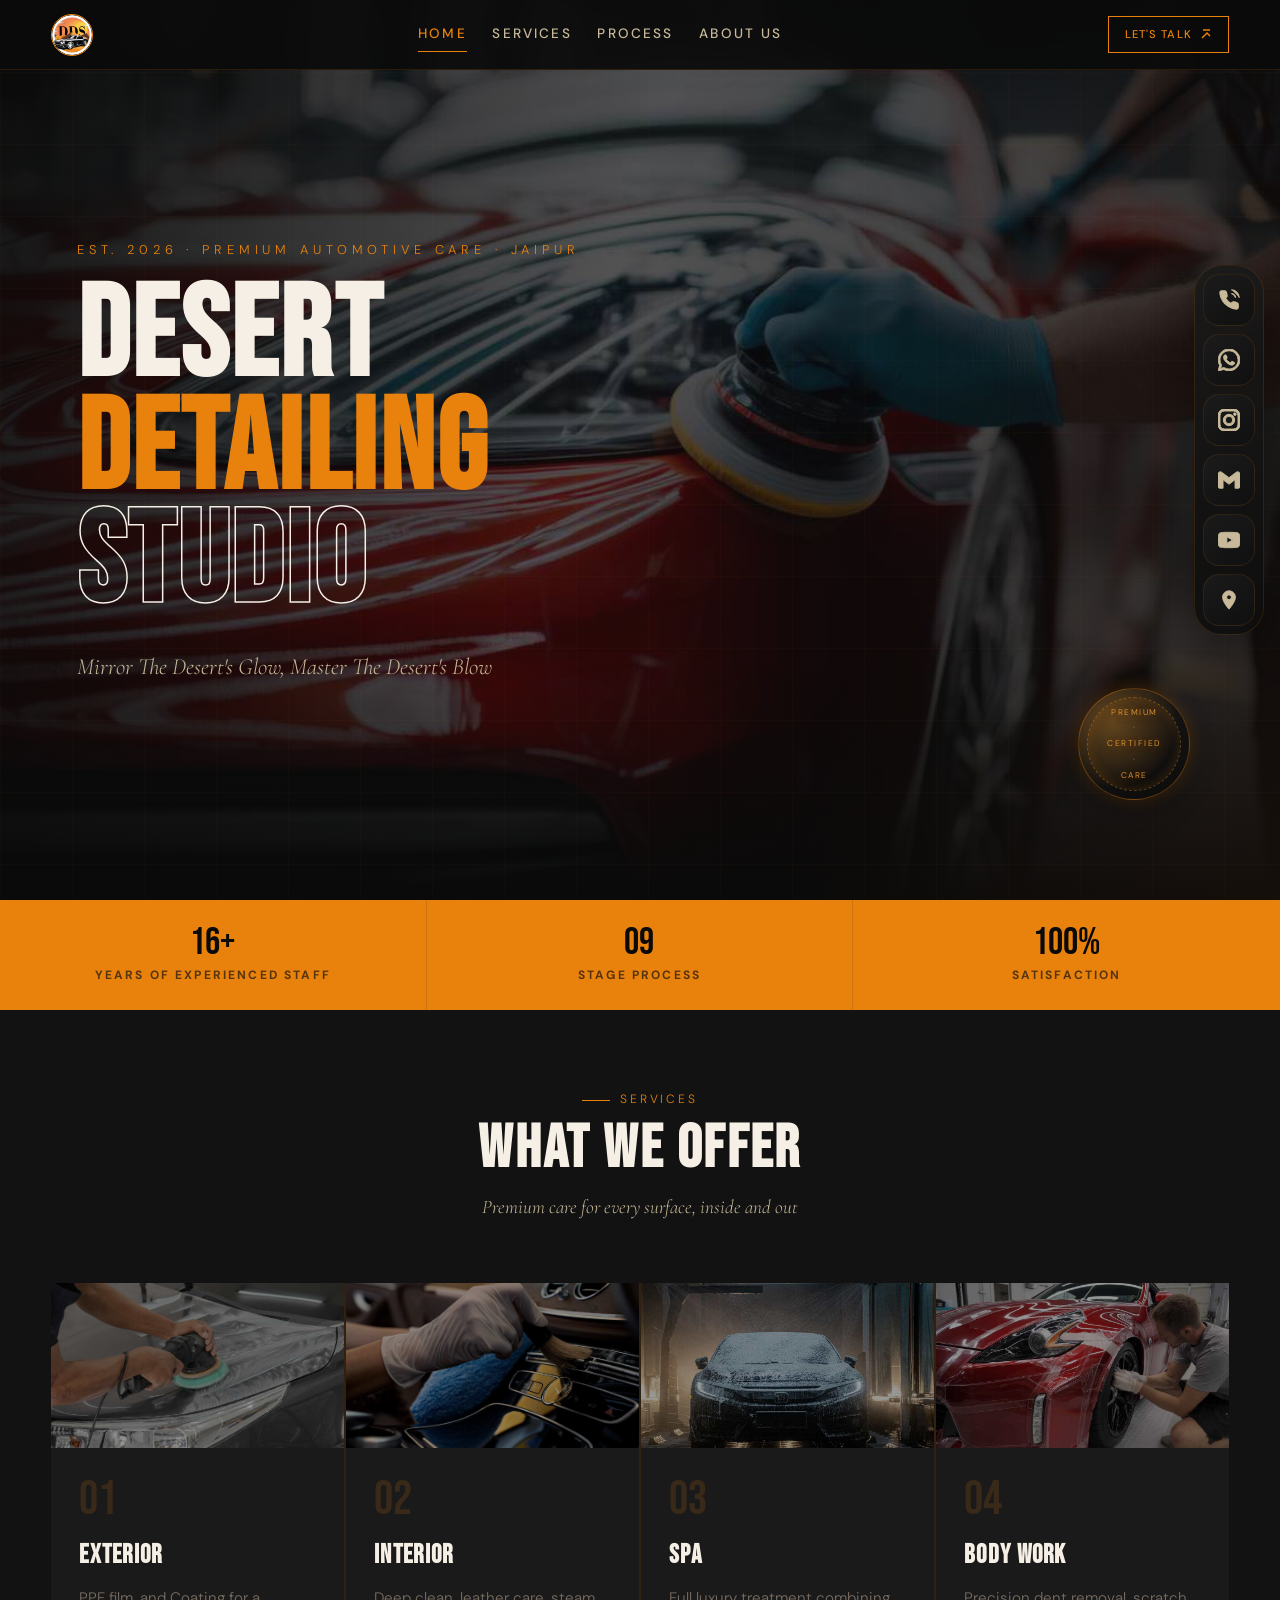
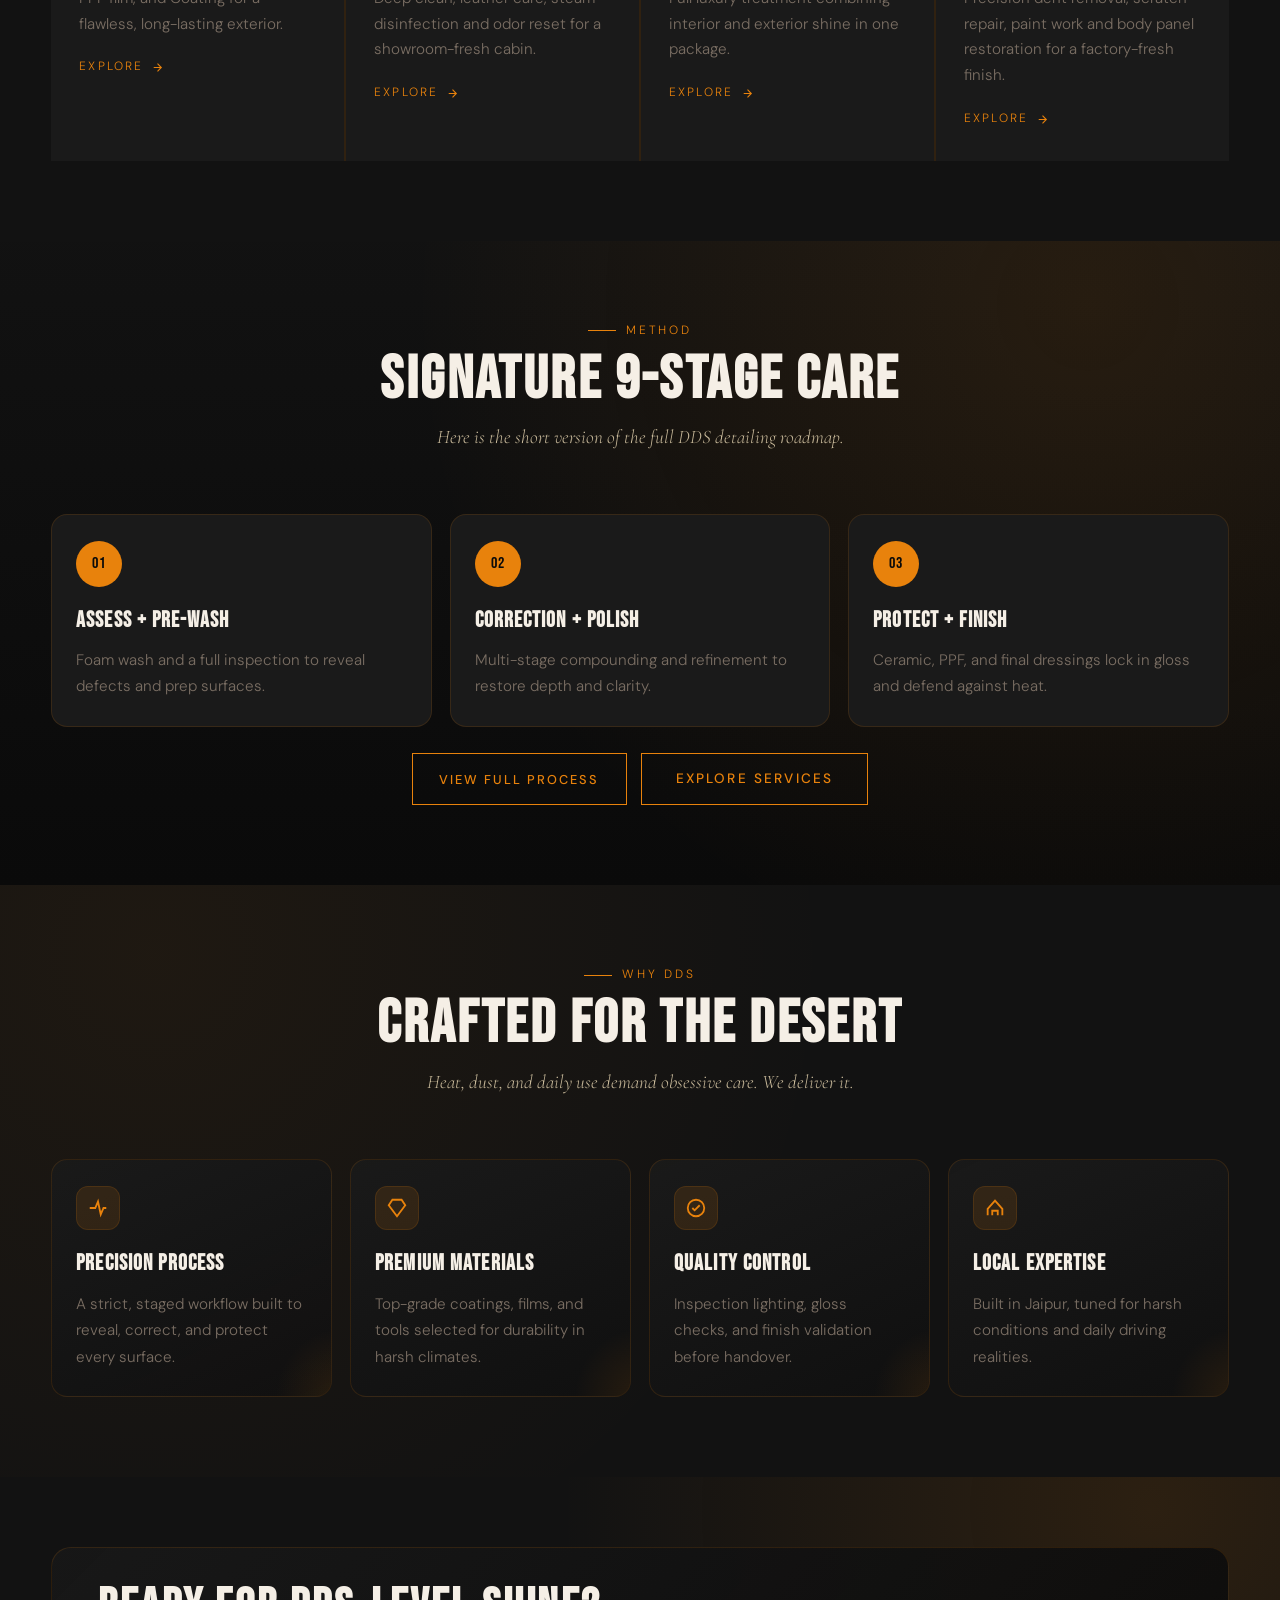
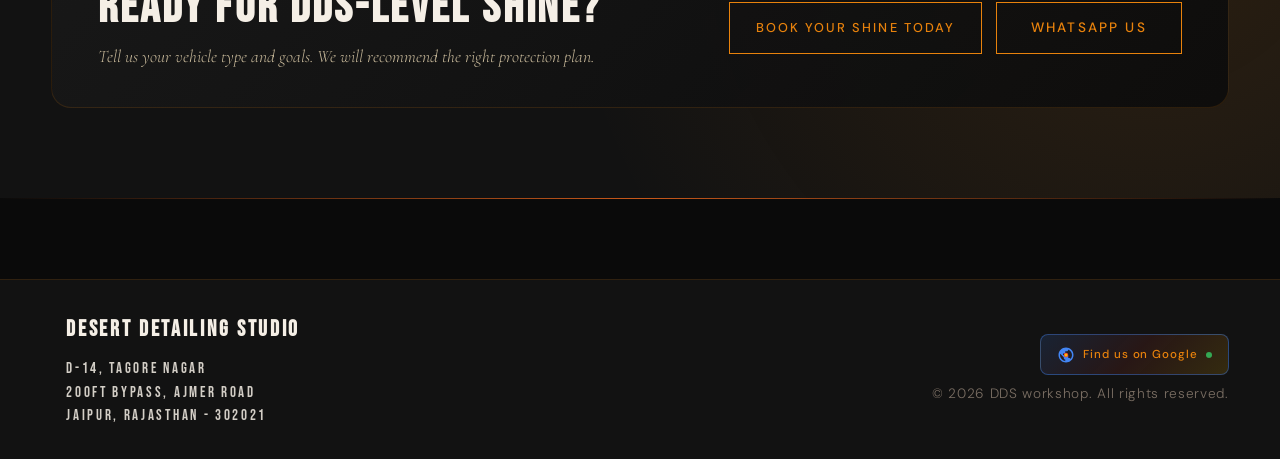
<file: index.html>
<!DOCTYPE html>
<html lang="en">
<head>
<!-- GA4 Tag -->
<script async src="https://www.googletagmanager.com/gtag/js?id=G-W0JP4HXTVH"></script>
<script>
  window.dataLayer = window.dataLayer || [];
  function gtag(){dataLayer.push(arguments);}
  gtag('js', new Date());
  gtag('config', 'G-W0JP4HXTVH');
</script>
  
<meta charset="UTF-8"/>
<meta name="viewport" content="width=device-width, initial-scale=1.0"/>
<title>Desert Detailing Studio</title>
<meta name="description" content="Expert ceramic coating, PPF, and interior car detailing in Jaipur. Transform your vehicle with Desert Detailing Studio's signature 9-stage process."/>
<link rel="canonical" href="https://desertdetailingstudio.in/" />

<meta property="og:type" content="website" />
<meta property="og:title" content="Desert Detailing Studio | Premium Car Detailing & PPF in Jaipur" />
<meta property="og:description" content="Expert ceramic coating, PPF, and interior car detailing in Jaipur. Transform your vehicle with Desert Detailing Studio's signature 9-stage process." />
<meta property="og:url" content="https://desertdetailingstudio.in/" />
<meta property="og:image" content="https://desertdetailingstudio.in/assets/images/card.png" />
<meta property="og:site_name" content="Desert Detailing Studio" />
<meta property="og:locale" content="en_IN" />
<meta name="twitter:card" content="summary_large_image" />
<meta name="twitter:title" content="Desert Detailing Studio" />
<meta name="twitter:description" content="Expert ceramic coating, PPF, and interior car detailing in Jaipur." />
<meta name="twitter:image" content="https://desertdetailingstudio.in/assets/images/card.png" />

<link rel="icon" href="assets/images/favicon.ico"/>
<link rel="icon" type="image/png" sizes="32x32" href="assets/images/favicon-32.png"/>
<link rel="icon" type="image/png" sizes="16x16" href="assets/images/favicon-16.png"/>
<link rel="apple-touch-icon" sizes="180x180" href="assets/images/apple-touch-icon.png"/>

<link rel="preconnect" href="https://fonts.googleapis.com"/>
<link href="https://fonts.googleapis.com/css2?family=Bebas+Neue&family=Cormorant+Garamond:ital,wght@0,300;0,400;0,600;1,300;1,400&family=DM+Sans:wght@300;400;500&display=swap" rel="stylesheet"/>
<link rel="stylesheet" href="assets/css/style.css"/>

<!-- LocalBusiness JSON-LD -->
<script type="application/ld+json">
{
  "@context": "https://schema.org",
  "@type": "AutomotiveBusiness",
  "name": "Desert Detailing Studio",
  "image": "https://desertdetailingstudio.in/assets/images/logo.png",
  "url": "https://desertdetailingstudio.in/",
  "telephone": "+91-7222012456",
  "priceRange": "₹₹₹",
  "address": {
    "@type": "PostalAddress",
    "streetAddress": "D-14, Tagore Nagar, 200ft Bypass, Ajmer Road",
    "addressLocality": "Jaipur",
    "addressRegion": "Rajasthan",
    "postalCode": "302021",
    "addressCountry": "IN"
  },
  "openingHoursSpecification": {
    "@type": "OpeningHoursSpecification",
    "dayOfWeek": ["Monday","Tuesday","Wednesday","Thursday","Friday","Saturday","Sunday"],
    "opens": "09:30",
    "closes": "20:00"
  },
  "sameAs": [
    "https://instagram.com/desertdetailingstudio",
    "https://www.youtube.com/@desertdetailingstudio",
    "https://wa.me/917222012456",
    "https://share.google/DYSilKtUYmA8mPG7A"
  ]
}
</script>
</head>
<body>

<nav id="navbar">
  <a href="index.html" class="nav-logo">
    <img src="assets/images/logo.png" alt="Desert Detailing Studio logo"/>
  </a>
  <ul class="nav-menu" id="nav-menu">
    <li><a href="index.html" class="active">Home</a></li>
    <li><a href="services.html" class="">Services</a></li>
    <li><a href="process.html" class="">Process</a></li>
    <li><a href="about.html" class="">About Us</a></li>
  </ul>
  <div class="nav-right">
    <a href="contact.html" class="btn-primary" style="padding:8px 16px;font-size:.7rem;letter-spacing:.1em;text-decoration:none;">
      Let's Talk
      <svg width="12" height="12" viewBox="0 0 12 12" fill="none" stroke="currentColor" stroke-width="1.5" aria-hidden="true"><path d="M2 10l5-5 3 3M10 2H3"/></svg>
    </a>
    <button class="hamburger" id="hamburger" onclick="toggleMenu()" aria-label="Toggle menu" aria-expanded="false" aria-controls="nav-menu">
      <span></span><span></span><span></span>
    </button>
  </div>
</nav>

<aside class="social-sidebar" aria-label="Social links">
  <a href="tel:+917222012456" aria-label="Call us" class="call-btn">
    <svg viewBox="0 0 24 24" fill="none" stroke="currentColor" stroke-width="1.5" stroke-linecap="round" stroke-linejoin="round"><path d="M22 16.92v3a2 2 0 0 1-2.18 2 19.79 19.79 0 0 1-8.63-3.07 19.5 19.5 0 0 1-6-6 19.79 19.79 0 0 1-3.07-8.67A2 2 0 0 1 4.11 2h3a2 2 0 0 1 2 1.72 12.84 12.84 0 0 0 .7 2.81 2 2 0 0 1-.45 2.11L8.09 9.91a16 16 0 0 0 6 6l1.27-1.27a2 2 0 0 1 2.11-.45 12.84 12.84 0 0 0 2.81.7A2 2 0 0 1 22 16.92z"/><path d="M15.05 5A5 5 0 0 1 19 8.95M15.05 1A9 9 0 0 1 23 8.94"/></svg>
  </a>
  <a href="https://wa.me/917222012456?text=Hi+DDS%21+I%27d+like+to+get+a+quote+for+my+car+detailing." target="_blank" rel="noopener" aria-label="WhatsApp">
    <svg viewBox="0 0 24 24" fill="currentColor"><path d="M17.472 14.382c-.297-.149-1.758-.867-2.03-.967-.273-.099-.471-.148-.67.15-.197.297-.767.966-.94 1.164-.173.199-.347.223-.644.075-.297-.15-1.255-.463-2.39-1.475-.883-.788-1.48-1.761-1.653-2.059-.173-.297-.018-.458.13-.606.134-.133.298-.347.446-.52.149-.174.198-.298.298-.497.099-.198.05-.371-.025-.52-.075-.149-.669-1.612-.916-2.207-.242-.579-.487-.5-.669-.51-.173-.008-.371-.01-.57-.01-.198 0-.52.074-.792.372-.272.297-1.04 1.016-1.04 2.479 0 1.462 1.065 2.875 1.213 3.074.149.198 2.096 3.2 5.077 4.487.709.306 1.262.489 1.694.625.712.227 1.36.195 1.871.118.571-.085 1.758-.719 2.006-1.413.248-.694.248-1.289.173-1.413-.074-.124-.272-.198-.57-.347m-5.421 7.403h-.004a9.87 9.87 0 01-5.031-1.378l-.361-.214-3.741.982.998-3.648-.235-.374a9.86 9.86 0 01-1.51-5.26c.001-5.45 4.436-9.884 9.888-9.884 2.64 0 5.122 1.03 6.988 2.898a9.825 9.825 0 012.893 6.994c-.003 5.45-4.437 9.884-9.885 9.884m8.413-18.297A11.815 11.815 0 0012.05 0C5.495 0 .16 5.335.157 11.892c0 2.096.547 4.142 1.588 5.945L.057 24l6.305-1.654a11.882 11.882 0 005.683 1.448h.005c6.554 0 11.89-5.335 11.893-11.893a11.821 11.821 0 00-3.48-8.413z"/></svg>
  </a>
  <a href="https://instagram.com/desertdetailingstudio" target="_blank" rel="noopener" aria-label="Instagram">
    <svg viewBox="0 0 24 24"><path d="M12 2.2c3.2 0 3.6 0 4.8.1 3.3.1 4.8 1.7 4.9 4.9.1 1.3.1 1.6.1 4.8s0 3.6-.1 4.8c-.1 3.2-1.6 4.8-4.9 4.9-1.2.1-1.6.1-4.8.1s-3.6 0-4.8-.1C3.9 21.6 2.4 20 2.3 16.8 2.2 15.6 2.2 15.2 2.2 12s0-3.6.1-4.8C2.4 3.9 3.9 2.3 7.2 2.3c1.2-.1 1.6-.1 4.8-.1zM12 0C8.7 0 8.3 0 7.1.1 2.7.3.3 2.7.1 7.1 0 8.3 0 8.7 0 12s0 3.7.1 4.9c.2 4.4 2.6 6.8 7 7C8.3 24 8.7 24 12 24s3.7 0 4.9-.1c4.4-.2 6.8-2.6 7-7 .1-1.2.1-1.6.1-4.9s0-3.7-.1-4.9C23.7 2.7 21.3.3 16.9.1 15.7 0 15.3 0 12 0zm0 5.8a6.2 6.2 0 100 12.4A6.2 6.2 0 0012 5.8zM12 16a4 4 0 110-8 4 4 0 010 8zm6.4-11.8a1.4 1.4 0 100 2.9 1.4 1.4 0 000-2.9z"/></svg>
  </a>
  <a href="mailto:desertdetailingstudio@gmail.com" aria-label="Email us">
    <svg viewBox="0 0 24 24"><path d="M24 5.5v13.9c0 .9-.7 1.6-1.6 1.6h-3.8V11.7L12 16.6l-6.5-4.9v9.3H1.6C.7 21 0 20.3 0 19.4V5.5C0 3.5 2.3 2.3 3.9 3.5L5.5 4.6 12 9.5l6.5-4.9 1.5-1.1C21.7 2.3 24 3.5 24 5.5z"/></svg>
  </a>
   <a href="https://www.youtube.com/@desertdetailingstudio" target="_blank" rel="noopener" aria-label="YouTube">
    <svg viewBox="0 0 24 24"><path d="M23.5 6.2a3 3 0 00-2.1-2.1C19.5 3.6 12 3.6 12 3.6s-7.5 0-9.4.5A3 3 0 00.5 6.2 31 31 0 000 12a31 31 0 00.5 5.8 3 3 0 002.1 2.1c1.9.5 9.4.5 9.4.5s7.5 0 9.4-.5a3 3 0 002.1-2.1A31 31 0 0024 12a31 31 0 00-.5-5.8zM9.7 15.5V8.6l6.2 3.4-6.2 3.5z"/></svg>
  </a>
  <a href="https://maps.app.goo.gl/Zaf9o7quviVZSjMW8" target="_blank" rel="noopener" aria-label="Location">
    <svg viewBox="0 0 24 24"><path d="M12 2C8.13 2 5 5.13 5 9c0 5.25 7 13 7 13s7-7.75 7-13c0-3.87-3.13-7-7-7zm0 9.5c-1.38 0-2.5-1.12-2.5-2.5s1.12-2.5 2.5-2.5 2.5 1.12 2.5 2.5-1.12 2.5-2.5 2.5z"/></svg>
  </a>
</aside>


<section class="hero" aria-label="Hero">
  <div class="hero-bg" role="img" aria-label="Luxury car close-up background"></div>
  <div class="hero-grid" aria-hidden="true"></div>
  <div class="hero-slice" aria-hidden="true"></div>
  <div class="hero-content">
    <p class="hero-eyebrow">Est. 2026 · Premium Automotive Care · Jaipur</p>
    <h1 class="hero-title">
      DESERT<br>
      <span class="hi">DETAILING</span><br>
      <span class="stroke">STUDIO</span>
    </h1>
    <p class="hero-desc">Mirror The Desert's Glow, Master The Desert's Blow</p>
  </div>
  <div class="hero-badge" aria-hidden="true">
    <div class="hero-badge-inner">PREMIUM<br>·<br>CERTIFIED<br>·<br>CARE</div>
  </div>
</section>

<div class="stats-strip" aria-label="Key stats">
  <div class="stat"><div class="stat-n">16+</div><div class="stat-l">Years of Experienced Staff</div></div>
  <div class="stat"><div class="stat-n">09</div><div class="stat-l">Stage Process</div></div>
  <div class="stat"><div class="stat-n">100%</div><div class="stat-l">Satisfaction</div></div>
</div>

<section class="services-section" aria-labelledby="srv-h">
  <div class="services-header">
    <div class="tag" style="justify-content:center">Services</div>
    <h2 class="section-title" id="srv-h">WHAT WE OFFER</h2>
    <p class="section-sub">Premium care for every surface, inside and out</p>
  </div>
  <div class="cards-grid"> 
    <a href="services.html#services-exterior" class="scard" aria-label="Explore Exterior services" style="text-decoration:none; color:inherit;">
      <div class="scard-img"><img src="assets/images/exterior.jpg" loading="lazy" alt="Exterior paint correction and polishing"/></div>
      <div class="scard-body">
        <div class="scard-num">01</div>
        <h3 class="scard-title">EXTERIOR</h3>
        <p class="scard-desc">PPF film, and Coating for a flawless, long-lasting exterior.</p>
        <div class="scard-arrow">Explore <svg viewBox="0 0 24 24" fill="none" stroke="currentColor" stroke-width="2" aria-hidden="true"><path d="M5 12h14M12 5l7 7-7 7"/></svg></div>
      </div>
    </a>
    <a href="services.html#services-interior" class="scard" aria-label="Explore Interior services" style="text-decoration:none; color:inherit;">
      <div class="scard-img"><img src="assets/images/interior.jpg" loading="lazy" alt="Car interior leather seats detailed"/></div>
      <div class="scard-body">
        <div class="scard-num">02</div>
        <h3 class="scard-title">INTERIOR</h3>
        <p class="scard-desc">Deep clean, leather care, steam disinfection and odor reset for a showroom-fresh cabin.</p>
        <div class="scard-arrow">Explore <svg viewBox="0 0 24 24" fill="none" stroke="currentColor" stroke-width="2" aria-hidden="true"><path d="M5 12h14M12 5l7 7-7 7"/></svg></div>
      </div>
    </a>
    <a href="services.html#services-spa" class="scard" aria-label="Explore Spa packages" style="text-decoration:none; color:inherit;">
      <div class="scard-img"><img src="assets/images/spa.jpg" loading="lazy" alt="Full spa detailing treatment on luxury car"/></div>
      <div class="scard-body">
        <div class="scard-num">03</div>
        <h3 class="scard-title">SPA</h3>
        <p class="scard-desc">Full luxury treatment combining interior and exterior shine in one package.</p>
        <div class="scard-arrow">Explore <svg viewBox="0 0 24 24" fill="none" stroke="currentColor" stroke-width="2" aria-hidden="true"><path d="M5 12h14M12 5l7 7-7 7"/></svg></div>
      </div>
    </a>
    <a href="services.html#services-body" class="scard" aria-label="Explore Body Work services" style="text-decoration:none; color:inherit;">
      <div class="scard-img"><img src="assets/images/body_work.jpeg" loading="lazy" alt="Body work and panel repair"/></div>
      <div class="scard-body">
        <div class="scard-num">04</div>
        <h3 class="scard-title">BODY WORK</h3>
        <p class="scard-desc">Precision dent removal, scratch repair, paint work and body panel restoration for a factory-fresh finish.</p>
        <div class="scard-arrow">Explore <svg viewBox="0 0 24 24" fill="none" stroke="currentColor" stroke-width="2" aria-hidden="true"><path d="M5 12h14M12 5l7 7-7 7"/></svg></div>
      </div>
    </a>
  </div>
</section>

<section class="process-preview" aria-labelledby="pp-h">
  <div class="services-header">
    <div class="tag" style="justify-content:center">Method</div>
    <h2 class="section-title" id="pp-h">SIGNATURE 9-STAGE CARE</h2>
    <p class="section-sub">Here is the short version of the full DDS detailing roadmap.</p>
  </div>
  <div class="process-steps">
    <article class="pstep">
      <div class="pstep-num">01</div>
      <h3 class="pstep-title">ASSESS + PRE-WASH</h3>
      <p class="pstep-desc">Foam wash and a full inspection to reveal defects and prep surfaces.</p>
    </article>
    <article class="pstep">
      <div class="pstep-num">02</div>
      <h3 class="pstep-title">CORRECTION + POLISH</h3>
      <p class="pstep-desc">Multi-stage compounding and refinement to restore depth and clarity.</p>
    </article>
    <article class="pstep">
      <div class="pstep-num">03</div>
      <h3 class="pstep-title">PROTECT + FINISH</h3>
      <p class="pstep-desc">Ceramic, PPF, and final dressings lock in gloss and defend against heat.</p>
    </article>
  </div>
  <div class="process-cta">
    <a href="process.html" class="btn-primary" style="text-decoration:none">View Full Process</a>
    <a href="services.html" class="btn-outline" style="text-decoration:none">Explore Services</a>
  </div>
</section>

<section class="why-section" aria-labelledby="why-h">
  <div class="services-header">
    <div class="tag" style="justify-content:center">Why DDS</div>
    <h2 class="section-title" id="why-h">CRAFTED FOR THE DESERT</h2>
    <p class="section-sub">Heat, dust, and daily use demand obsessive care. We deliver it.</p>
  </div>
  <div class="why-grid">
    <article class="why-card">
      <div class="why-icon" aria-hidden="true"><svg viewBox="0 0 24 24"><path d="M3 12h6l3-7 3 14 3-7h3"/></svg></div>
      <h3 class="why-title">PRECISION PROCESS</h3>
      <p class="why-desc">A strict, staged workflow built to reveal, correct, and protect every surface.</p>
    </article>
    <article class="why-card">
      <div class="why-icon" aria-hidden="true"><svg viewBox="0 0 24 24"><path d="M7 3h10l4 6-9 12-9-12z"/></svg></div>
      <h3 class="why-title">PREMIUM MATERIALS</h3>
      <p class="why-desc">Top-grade coatings, films, and tools selected for durability in harsh climates.</p>
    </article>
    <article class="why-card">
      <div class="why-icon" aria-hidden="true"><svg viewBox="0 0 24 24"><circle cx="12" cy="12" r="9"/><path d="M8 12l2.5 2.5L16 9"/></svg></div>
      <h3 class="why-title">QUALITY CONTROL</h3>
      <p class="why-desc">Inspection lighting, gloss checks, and finish validation before handover.</p>
    </article>
    <article class="why-card">
      <div class="why-icon" aria-hidden="true"><svg viewBox="0 0 24 24"><path d="M4 20v-7l8-9 8 9v7"/><path d="M9 20v-5h6v5"/></svg></div>
      <h3 class="why-title">LOCAL EXPERTISE</h3>
      <p class="why-desc">Built in Jaipur, tuned for harsh conditions and daily driving realities.</p>
    </article>
  </div>
</section>

<section class="cta-banner" aria-label="Book consultation">
  <div class="cta-inner">
    <div>
      <h2 class="cta-title">READY FOR DDS-LEVEL SHINE?</h2>
      <p class="cta-desc">Tell us your vehicle type and goals. We will recommend the right protection plan.</p>
    </div>
    <div class="cta-actions">
      <a href="contact.html" class="btn-primary" style="text-decoration:none">Book Your Shine Today</a>
      <a class="btn-outline" href="https://wa.me/917222012456" target="_blank" rel="noopener" style="text-decoration:none">WhatsApp Us</a>
    </div>
  </div>
</section>

<div class="divider"></div>


<footer>
  <div class="footer-brand" style="font-size:1.4em;font-weight:700;margin-left:15px;">
    <div>Desert Detailing Studio</div>
    <div style="font-size:0.65em;font-weight:400;opacity:0.85;margin-top:8px;line-height:1.6;">D-14, Tagore Nagar <br> 200ft Bypass, Ajmer Road <br> Jaipur, Rajasthan - 302021</div>
  </div>
  <div style="display:flex;flex-direction:column;align-items:flex-end;gap:8px">
    <a href="https://share.google/DYSilKtUYmA8mPG7A" target="_blank" rel="noopener" class="gbp-badge" aria-label="Find us on Google Business Profile">
      <svg viewBox="0 0 24 24" fill="none"><path d="M12 2C6.48 2 2 6.48 2 12s4.48 10 10 10 10-4.48 10-10S17.52 2 12 2zm-1 17.93c-3.95-.49-7-3.85-7-7.93 0-.62.08-1.21.21-1.79L9 15v1c0 1.1.9 2 2 2v1.93zm6.9-2.54c-.26-.81-1-1.39-1.9-1.39h-1v-3c0-.55-.45-1-1-1H8v-2h2c.55 0 1-.45 1-1V7h2c1.1 0 2-.9 2-2v-.41c2.93 1.19 5 4.06 5 7.41 0 2.08-.8 3.97-2.1 5.39z" fill="#4285F4"/><circle cx="12" cy="12" r="3" fill="#EA4335"/><circle cx="12" cy="12" r="2" fill="#FBBC05"/></svg>
      <span class="gbp-text">Find us on Google</span>
      <span class="gbp-dot"></span>
    </a>
    <p>&copy; 2026 DDS workshop. All rights reserved.</p>
  </div>
</footer>

<script src="assets/js/main.js"></script>
</body>
</html>
</file>
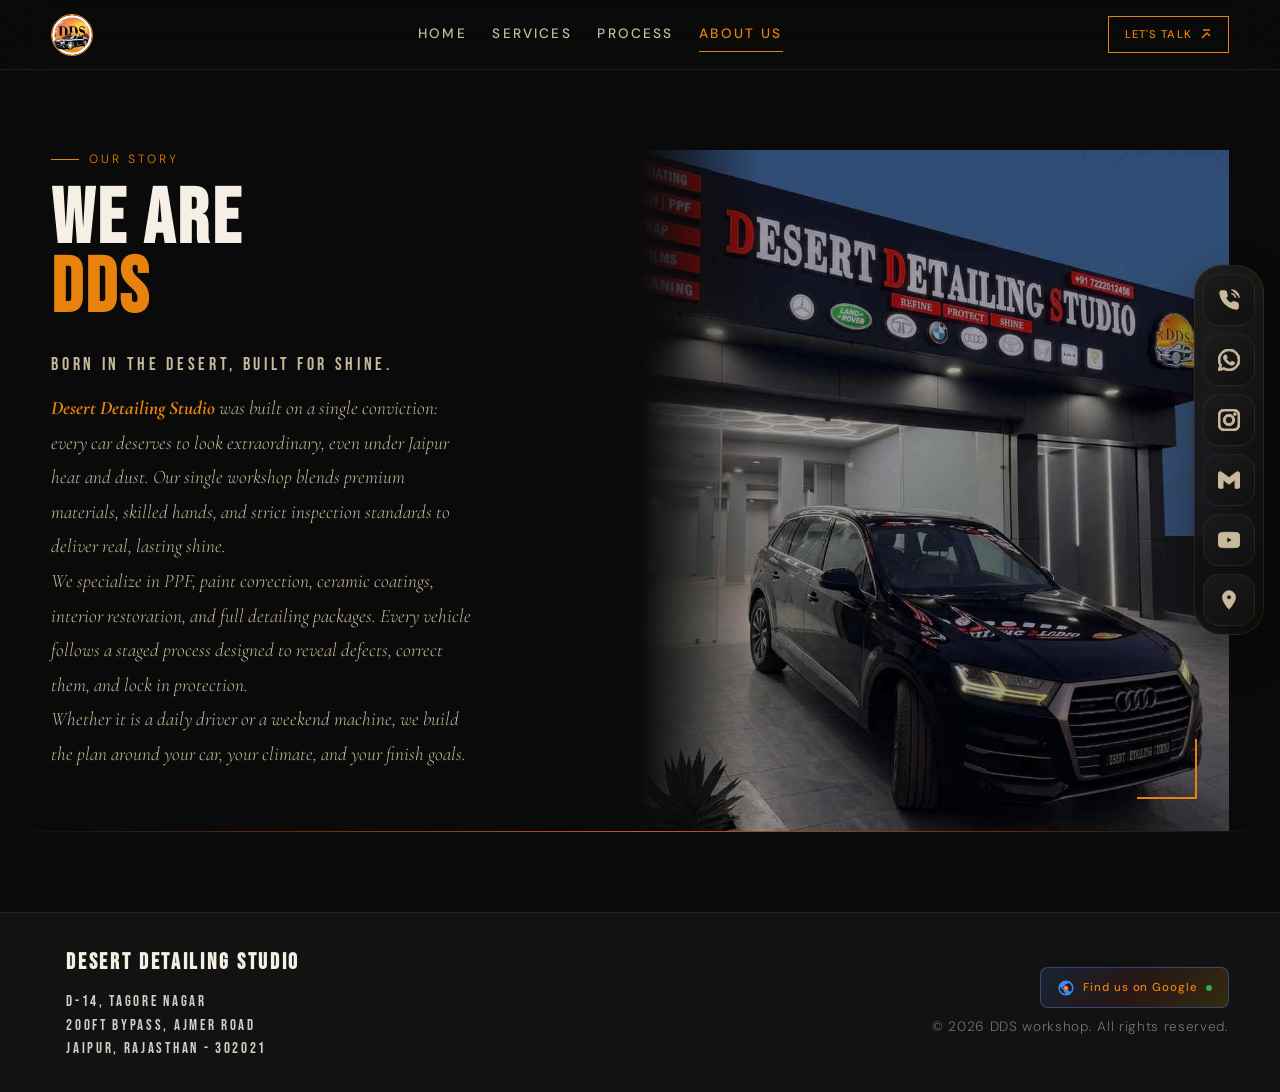
<file: about.html>
<!DOCTYPE html>
<html lang="en">
<head>

<!-- GA4 Tag -->
<script async src="https://www.googletagmanager.com/gtag/js?id=G-W0JP4HXTVH"></script>
<script>
  window.dataLayer = window.dataLayer || [];
  function gtag(){dataLayer.push(arguments);}
  gtag('js', new Date());
  gtag('config', 'G-W0JP4HXTVH');
</script>

<meta charset="UTF-8"/>
<meta name="viewport" content="width=device-width, initial-scale=1.0"/>
<title>About Us | DDS</title>
<meta name="description" content="Born in the desert, built for shine. Learn why Desert Detailing Studio is Jaipur's trusted choice for premium automotive care and protection."/>
<link rel="canonical" href="https://desertdetailingstudio.in/about.html" />

<meta property="og:type" content="website" />
<meta property="og:url" content="https://desertdetailingstudio.in/about.html" />
<meta property="og:title" content="About Us | DDS" />
<meta property="og:description" content="Born in the desert, built for shine. Learn why Desert Detailing Studio is Jaipur's trusted choice for premium automotive care and protection." />
<meta property="og:image" content="https://desertdetailingstudio.in/assets/images/card.png" />
<meta property="og:site_name" content="Desert Detailing Studio" />
<meta property="og:locale" content="en_IN" />
<meta name="twitter:card" content="summary_large_image" />
<meta name="twitter:title" content="About Us | DDS" />
<meta name="twitter:description" content="Born in the desert, built for shine. Learn why Desert Detailing Studio is Jaipur's trusted choice for premium automotive care and protection." />
<meta name="twitter:image" content="https://desertdetailingstudio.in/assets/images/card.png" />

<link rel="icon" href="assets/images/favicon.ico"/>
<link rel="icon" type="image/png" sizes="32x32" href="assets/images/favicon-32.png"/>
<link rel="icon" type="image/png" sizes="16x16" href="assets/images/favicon-16.png"/>
<link rel="apple-touch-icon" sizes="180x180" href="assets/images/apple-touch-icon.png"/>

<link rel="preconnect" href="https://fonts.googleapis.com"/>
<link href="https://fonts.googleapis.com/css2?family=Bebas+Neue&family=Cormorant+Garamond:ital,wght@0,300;0,400;0,600;1,300;1,400&family=DM+Sans:wght@300;400;500&display=swap" rel="stylesheet"/>
<link rel="stylesheet" href="assets/css/style.css"/>
  
<!-- LocalBusiness JSON-LD -->
<script type="application/ld+json">
{
  "@context": "https://schema.org",
  "@type": "AutomotiveBusiness",
  "name": "Desert Detailing Studio",
  "image": "https://desertdetailingstudio.in/assets/images/logo.png",
  "url": "https://desertdetailingstudio.in/",
  "telephone": "+91-7222012456",
  "priceRange": "₹₹₹",
  "address": {
    "@type": "PostalAddress",
    "streetAddress": "D-14, Tagore Nagar, 200ft Bypass, Ajmer Road",
    "addressLocality": "Jaipur",
    "addressRegion": "Rajasthan",
    "postalCode": "302021",
    "addressCountry": "IN"
  },
  "openingHoursSpecification": {
    "@type": "OpeningHoursSpecification",
    "dayOfWeek": ["Monday","Tuesday","Wednesday","Thursday","Friday","Saturday","Sunday"],
    "opens": "09:30",
    "closes": "20:00"
  },
  "sameAs": [
    "https://instagram.com/desertdetailingstudio",
    "https://www.youtube.com/@desertdetailingstudio",
    "https://wa.me/917222012456",
    "https://share.google/DYSilKtUYmA8mPG7A"
  ]
}
</script>
</head>
<body>

<nav id="navbar">
  <a href="index.html" class="nav-logo">
    <img src="assets/images/logo.png" alt="Desert Detailing Studio logo"/>
  </a>
  <ul class="nav-menu" id="nav-menu">
    <li><a href="index.html" class="">Home</a></li>
    <li><a href="services.html" class="">Services</a></li>
    <li><a href="process.html" class="">Process</a></li>
    <li><a href="about.html" class="active">About Us</a></li>
  </ul>
  <div class="nav-right">
    <a href="contact.html" class="btn-primary" style="padding:8px 16px;font-size:.7rem;letter-spacing:.1em;text-decoration:none;">
      Let's Talk
      <svg width="12" height="12" viewBox="0 0 12 12" fill="none" stroke="currentColor" stroke-width="1.5" aria-hidden="true"><path d="M2 10l5-5 3 3M10 2H3"/></svg>
    </a>
    <button class="hamburger" id="hamburger" onclick="toggleMenu()" aria-label="Toggle menu" aria-expanded="false" aria-controls="nav-menu">
      <span></span><span></span><span></span>
    </button>
  </div>
</nav>

<aside class="social-sidebar" aria-label="Social links">
  <a href="tel:+917222012456" aria-label="Call us" class="call-btn">
    <svg viewBox="0 0 24 24" fill="none" stroke="currentColor" stroke-width="1.5" stroke-linecap="round" stroke-linejoin="round"><path d="M22 16.92v3a2 2 0 0 1-2.18 2 19.79 19.79 0 0 1-8.63-3.07 19.5 19.5 0 0 1-6-6 19.79 19.79 0 0 1-3.07-8.67A2 2 0 0 1 4.11 2h3a2 2 0 0 1 2 1.72 12.84 12.84 0 0 0 .7 2.81 2 2 0 0 1-.45 2.11L8.09 9.91a16 16 0 0 0 6 6l1.27-1.27a2 2 0 0 1 2.11-.45 12.84 12.84 0 0 0 2.81.7A2 2 0 0 1 22 16.92z"/><path d="M15.05 5A5 5 0 0 1 19 8.95M15.05 1A9 9 0 0 1 23 8.94"/></svg>
  </a>
  <a href="https://wa.me/917222012456?text=Hi+DDS%21+I%27d+like+to+get+a+quote+for+my+car+detailing." target="_blank" rel="noopener" aria-label="WhatsApp">
    <svg viewBox="0 0 24 24" fill="currentColor"><path d="M17.472 14.382c-.297-.149-1.758-.867-2.03-.967-.273-.099-.471-.148-.67.15-.197.297-.767.966-.94 1.164-.173.199-.347.223-.644.075-.297-.15-1.255-.463-2.39-1.475-.883-.788-1.48-1.761-1.653-2.059-.173-.297-.018-.458.13-.606.134-.133.298-.347.446-.52.149-.174.198-.298.298-.497.099-.198.05-.371-.025-.52-.075-.149-.669-1.612-.916-2.207-.242-.579-.487-.5-.669-.51-.173-.008-.371-.01-.57-.01-.198 0-.52.074-.792.372-.272.297-1.04 1.016-1.04 2.479 0 1.462 1.065 2.875 1.213 3.074.149.198 2.096 3.2 5.077 4.487.709.306 1.262.489 1.694.625.712.227 1.36.195 1.871.118.571-.085 1.758-.719 2.006-1.413.248-.694.248-1.289.173-1.413-.074-.124-.272-.198-.57-.347m-5.421 7.403h-.004a9.87 9.87 0 01-5.031-1.378l-.361-.214-3.741.982.998-3.648-.235-.374a9.86 9.86 0 01-1.51-5.26c.001-5.45 4.436-9.884 9.888-9.884 2.64 0 5.122 1.03 6.988 2.898a9.825 9.825 0 012.893 6.994c-.003 5.45-4.437 9.884-9.885 9.884m8.413-18.297A11.815 11.815 0 0012.05 0C5.495 0 .16 5.335.157 11.892c0 2.096.547 4.142 1.588 5.945L.057 24l6.305-1.654a11.882 11.882 0 005.683 1.448h.005c6.554 0 11.89-5.335 11.893-11.893a11.821 11.821 0 00-3.48-8.413z"/></svg>
  </a>
  <a href="https://instagram.com/desertdetailingstudio" target="_blank" rel="noopener" aria-label="Instagram">
    <svg viewBox="0 0 24 24"><path d="M12 2.2c3.2 0 3.6 0 4.8.1 3.3.1 4.8 1.7 4.9 4.9.1 1.3.1 1.6.1 4.8s0 3.6-.1 4.8c-.1 3.2-1.6 4.8-4.9 4.9-1.2.1-1.6.1-4.8.1s-3.6 0-4.8-.1C3.9 21.6 2.4 20 2.3 16.8 2.2 15.6 2.2 15.2 2.2 12s0-3.6.1-4.8C2.4 3.9 3.9 2.3 7.2 2.3c1.2-.1 1.6-.1 4.8-.1zM12 0C8.7 0 8.3 0 7.1.1 2.7.3.3 2.7.1 7.1 0 8.3 0 8.7 0 12s0 3.7.1 4.9c.2 4.4 2.6 6.8 7 7C8.3 24 8.7 24 12 24s3.7 0 4.9-.1c4.4-.2 6.8-2.6 7-7 .1-1.2.1-1.6.1-4.9s0-3.7-.1-4.9C23.7 2.7 21.3.3 16.9.1 15.7 0 15.3 0 12 0zm0 5.8a6.2 6.2 0 100 12.4A6.2 6.2 0 0012 5.8zM12 16a4 4 0 110-8 4 4 0 010 8zm6.4-11.8a1.4 1.4 0 100 2.9 1.4 1.4 0 000-2.9z"/></svg>
  </a>
  <a href="mailto:desertdetailingstudio@gmail.com" aria-label="Email us">
    <svg viewBox="0 0 24 24"><path d="M24 5.5v13.9c0 .9-.7 1.6-1.6 1.6h-3.8V11.7L12 16.6l-6.5-4.9v9.3H1.6C.7 21 0 20.3 0 19.4V5.5C0 3.5 2.3 2.3 3.9 3.5L5.5 4.6 12 9.5l6.5-4.9 1.5-1.1C21.7 2.3 24 3.5 24 5.5z"/></svg>
  </a>
   <a href="https://www.youtube.com/@desertdetailingstudio" target="_blank" rel="noopener" aria-label="YouTube">
    <svg viewBox="0 0 24 24"><path d="M23.5 6.2a3 3 0 00-2.1-2.1C19.5 3.6 12 3.6 12 3.6s-7.5 0-9.4.5A3 3 0 00.5 6.2 31 31 0 000 12a31 31 0 00.5 5.8 3 3 0 002.1 2.1c1.9.5 9.4.5 9.4.5s7.5 0 9.4-.5a3 3 0 002.1-2.1A31 31 0 0024 12a31 31 0 00-.5-5.8zM9.7 15.5V8.6l6.2 3.4-6.2 3.5z"/></svg>
  </a>
  <a href="https://maps.app.goo.gl/Zaf9o7quviVZSjMW8" target="_blank" rel="noopener" aria-label="Location">
    <svg viewBox="0 0 24 24"><path d="M12 2C8.13 2 5 5.13 5 9c0 5.25 7 13 7 13s7-7.75 7-13c0-3.87-3.13-7-7-7zm0 9.5c-1.38 0-2.5-1.12-2.5-2.5s1.12-2.5 2.5-2.5 2.5 1.12 2.5 2.5-1.12 2.5-2.5 2.5z"/></svg>
  </a>
</aside>


<div class="about-hero">
  <div class="about-text">
    <div class="tag" style="margin-bottom:16px">Our Story</div>
    <h1 class="about-h1">We Are<br><span class="hi">DDS</span></h1>
    <p class="about-para"><span class="about-tagline">Born in the desert, Built for shine.</span> <strong class="hi">Desert Detailing Studio</strong> was built on a single conviction: every car deserves to look extraordinary, even under Jaipur heat and dust. Our single workshop blends premium materials, skilled hands, and strict inspection standards to deliver real, lasting shine.</p>
    <p class="about-para">We specialize in PPF, paint correction, ceramic coatings, interior restoration, and full detailing packages. Every vehicle follows a staged process designed to reveal defects, correct them, and lock in protection.</p>
    <p class="about-para">Whether it is a daily driver or a weekend machine, we build the plan around your car, your climate, and your finish goals.</p>
  </div>
  <div class="about-visual">
    <img src="assets/images/about.jpeg" alt="Premium car in DDS workshop ready for detailing"/>
  </div>
</div>

<div class="divider"></div>


<footer>
  <div class="footer-brand" style="font-size:1.4em;font-weight:700;margin-left:15px;">
    <div>Desert Detailing Studio</div>
    <div style="font-size:0.65em;font-weight:400;opacity:0.85;margin-top:8px;line-height:1.6;">D-14, Tagore Nagar <br> 200ft Bypass, Ajmer Road <br> Jaipur, Rajasthan - 302021</div>
  </div>
  <div style="display:flex;flex-direction:column;align-items:flex-end;gap:8px">
    <a href="https://share.google/DYSilKtUYmA8mPG7A" target="_blank" rel="noopener" class="gbp-badge" aria-label="Find us on Google Business Profile">
      <svg viewBox="0 0 24 24" fill="none"><path d="M12 2C6.48 2 2 6.48 2 12s4.48 10 10 10 10-4.48 10-10S17.52 2 12 2zm-1 17.93c-3.95-.49-7-3.85-7-7.93 0-.62.08-1.21.21-1.79L9 15v1c0 1.1.9 2 2 2v1.93zm6.9-2.54c-.26-.81-1-1.39-1.9-1.39h-1v-3c0-.55-.45-1-1-1H8v-2h2c.55 0 1-.45 1-1V7h2c1.1 0 2-.9 2-2v-.41c2.93 1.19 5 4.06 5 7.41 0 2.08-.8 3.97-2.1 5.39z" fill="#4285F4"/><circle cx="12" cy="12" r="3" fill="#EA4335"/><circle cx="12" cy="12" r="2" fill="#FBBC05"/></svg>
      <span class="gbp-text">Find us on Google</span>
      <span class="gbp-dot"></span>
    </a>
    <p>&copy; 2026 DDS workshop. All rights reserved.</p>
  </div>
</footer>

<script src="assets/js/main.js"></script>
</body>
</html>
</file>
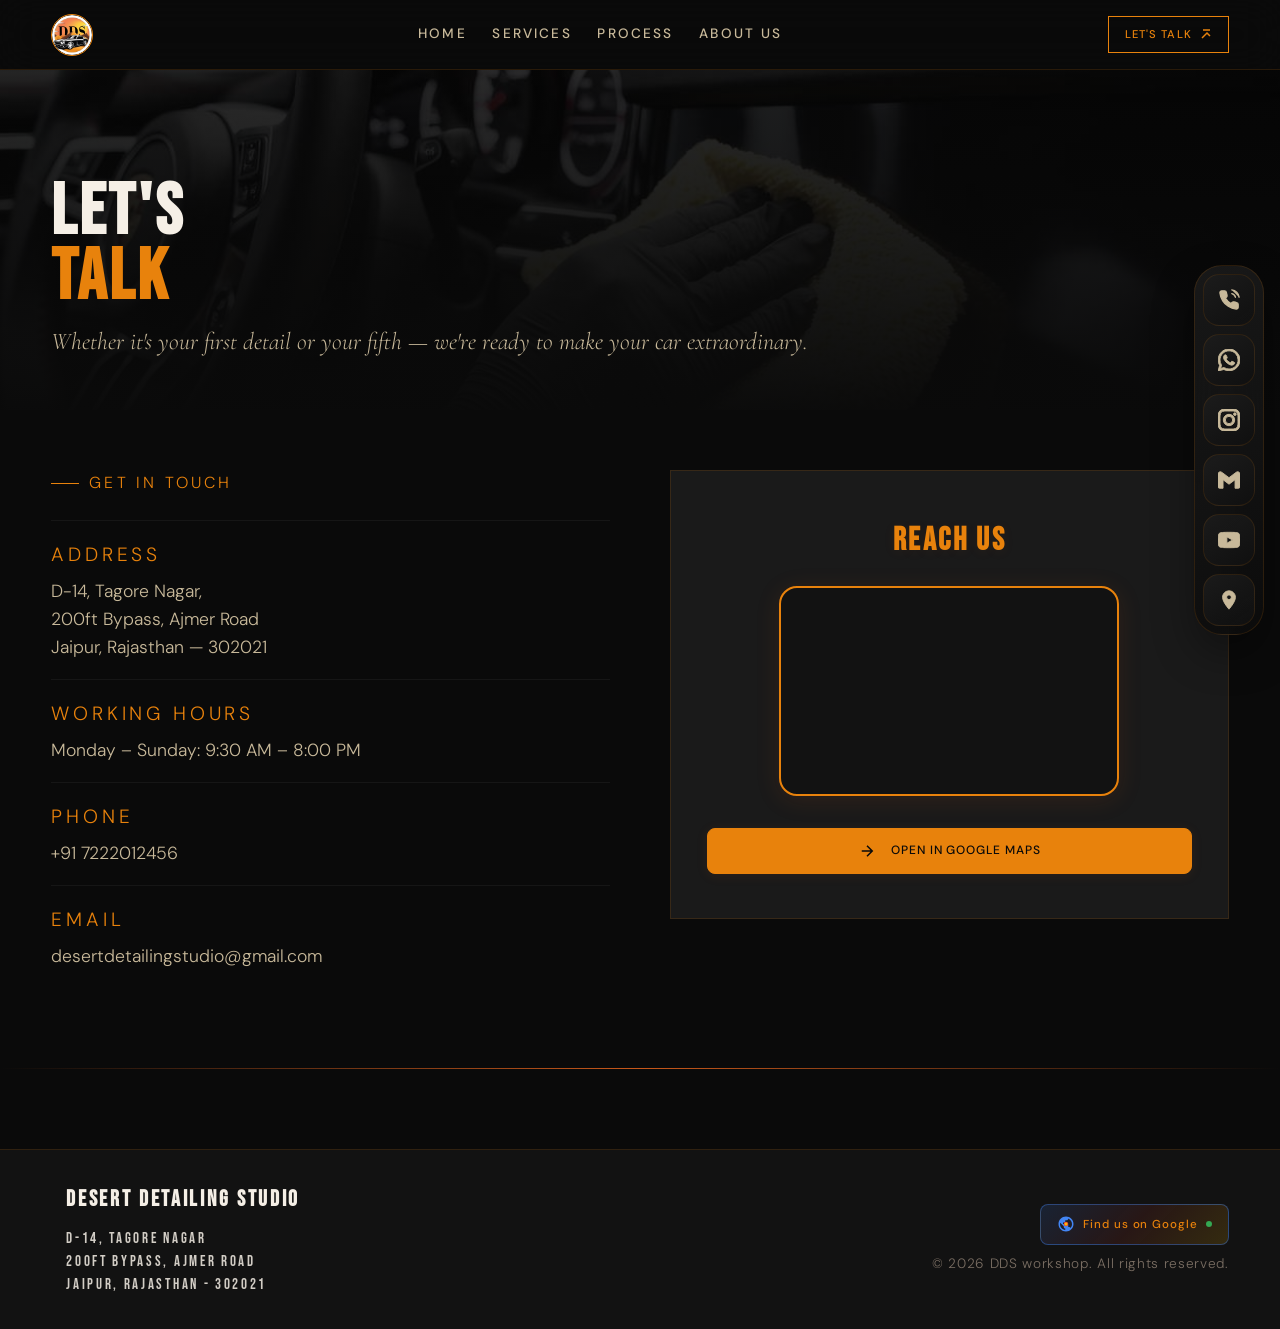
<file: contact.html>
<!DOCTYPE html>
<html lang="en">
<head>
<!-- GA4 Tag -->
<script async src="https://www.googletagmanager.com/gtag/js?id=G-W0JP4HXTVH"></script>
<script>
  window.dataLayer = window.dataLayer || [];
  function gtag(){dataLayer.push(arguments);}
  gtag('js', new Date());
  gtag('config', 'G-W0JP4HXTVH');
</script>
  
<meta charset="UTF-8"/>
<meta name="viewport" content="width=device-width, initial-scale=1.0"/>
<title>Contact | DDS</title>
<meta name="description" content="Book your car detailing appointment today. Visit Desert Detailing Studio at D-14, Tagore Nagar, Ajmer Road, Jaipur or contact us via phone or WhatsApp."/>
<link rel="canonical" href="https://desertdetailingstudio.in/contact.html" />

<meta property="og:type" content="website" />
<meta property="og:url" content="https://desertdetailingstudio.in/contact.html" />
<meta property="og:title" content="Contact | DDS" />
<meta property="og:description" content="Book your car detailing appointment today. Visit Desert Detailing Studio at D-14, Tagore Nagar, Ajmer Road, Jaipur or contact us via phone or WhatsApp." />
<meta property="og:image" content="https://desertdetailingstudio.in/assets/images/card.png" />
<meta property="og:site_name" content="Desert Detailing Studio" />
<meta property="og:locale" content="en_IN" />
<meta name="twitter:card" content="summary_large_image" />
<meta name="twitter:title" content="Contact | DDS" />
<meta name="twitter:description" content="Book your car detailing appointment today. Visit Desert Detailing Studio at D-14, Tagore Nagar, Ajmer Road, Jaipur or contact us via phone or WhatsApp." />
<meta name="twitter:image" content="https://desertdetailingstudio.in/assets/images/card.png" />

<link rel="icon" href="assets/images/favicon.ico"/>
<link rel="icon" type="image/png" sizes="32x32" href="assets/images/favicon-32.png"/>
<link rel="icon" type="image/png" sizes="16x16" href="assets/images/favicon-16.png"/>
<link rel="apple-touch-icon" sizes="180x180" href="assets/images/apple-touch-icon.png"/>

<link rel="preconnect" href="https://fonts.googleapis.com"/>
<link href="https://fonts.googleapis.com/css2?family=Bebas+Neue&family=Cormorant+Garamond:ital,wght@0,300;0,400;0,600;1,300;1,400&family=DM+Sans:wght@300;400;500&display=swap" rel="stylesheet"/>
<link rel="stylesheet" href="assets/css/style.css"/>

<!-- LocalBusiness JSON-LD -->
<script type="application/ld+json">
{
  "@context": "https://schema.org",
  "@type": "AutomotiveBusiness",
  "name": "Desert Detailing Studio",
  "image": "https://desertdetailingstudio.in/assets/images/logo.png",
  "url": "https://desertdetailingstudio.in/",
  "telephone": "+91-7222012456",
  "priceRange": "₹₹₹",
  "address": {
    "@type": "PostalAddress",
    "streetAddress": "D-14, Tagore Nagar, 200ft Bypass, Ajmer Road",
    "addressLocality": "Jaipur",
    "addressRegion": "Rajasthan",
    "postalCode": "302021",
    "addressCountry": "IN"
  },
  "openingHoursSpecification": {
    "@type": "OpeningHoursSpecification",
    "dayOfWeek": ["Monday","Tuesday","Wednesday","Thursday","Friday","Saturday","Sunday"],
    "opens": "09:30",
    "closes": "20:00"
  },
  "sameAs": [
    "https://instagram.com/desertdetailingstudio",
    "https://www.youtube.com/@desertdetailingstudio",
    "https://wa.me/917222012456",
    "https://share.google/DYSilKtUYmA8mPG7A"
  ]
}
</script>
</head>
<body>

<nav id="navbar">
  <a href="index.html" class="nav-logo">
    <img src="assets/images/logo.png" alt="Desert Detailing Studio logo"/>
  </a>
  <ul class="nav-menu" id="nav-menu">
    <li><a href="index.html" class="">Home</a></li>
    <li><a href="services.html" class="">Services</a></li>
    <li><a href="process.html" class="">Process</a></li>
    <li><a href="about.html" class="">About Us</a></li>
  </ul>
  <div class="nav-right">
    <a href="contact.html" class="btn-primary" style="padding:8px 16px;font-size:.7rem;letter-spacing:.1em;text-decoration:none;">
      Let's Talk
      <svg width="12" height="12" viewBox="0 0 12 12" fill="none" stroke="currentColor" stroke-width="1.5" aria-hidden="true"><path d="M2 10l5-5 3 3M10 2H3"/></svg>
    </a>
    <button class="hamburger" id="hamburger" onclick="toggleMenu()" aria-label="Toggle menu" aria-expanded="false" aria-controls="nav-menu">
      <span></span><span></span><span></span>
    </button>
  </div>
</nav>

<aside class="social-sidebar" aria-label="Social links">
  <a href="tel:+917222012456" aria-label="Call us" class="call-btn">
    <svg viewBox="0 0 24 24" fill="none" stroke="currentColor" stroke-width="1.5" stroke-linecap="round" stroke-linejoin="round"><path d="M22 16.92v3a2 2 0 0 1-2.18 2 19.79 19.79 0 0 1-8.63-3.07 19.5 19.5 0 0 1-6-6 19.79 19.79 0 0 1-3.07-8.67A2 2 0 0 1 4.11 2h3a2 2 0 0 1 2 1.72 12.84 12.84 0 0 0 .7 2.81 2 2 0 0 1-.45 2.11L8.09 9.91a16 16 0 0 0 6 6l1.27-1.27a2 2 0 0 1 2.11-.45 12.84 12.84 0 0 0 2.81.7A2 2 0 0 1 22 16.92z"/><path d="M15.05 5A5 5 0 0 1 19 8.95M15.05 1A9 9 0 0 1 23 8.94"/></svg>
  </a>
  <a href="https://wa.me/917222012456?text=Hi+DDS%21+I%27d+like+to+get+a+quote+for+my+car+detailing." target="_blank" rel="noopener" aria-label="WhatsApp">
    <svg viewBox="0 0 24 24" fill="currentColor"><path d="M17.472 14.382c-.297-.149-1.758-.867-2.03-.967-.273-.099-.471-.148-.67.15-.197.297-.767.966-.94 1.164-.173.199-.347.223-.644.075-.297-.15-1.255-.463-2.39-1.475-.883-.788-1.48-1.761-1.653-2.059-.173-.297-.018-.458.13-.606.134-.133.298-.347.446-.52.149-.174.198-.298.298-.497.099-.198.05-.371-.025-.52-.075-.149-.669-1.612-.916-2.207-.242-.579-.487-.5-.669-.51-.173-.008-.371-.01-.57-.01-.198 0-.52.074-.792.372-.272.297-1.04 1.016-1.04 2.479 0 1.462 1.065 2.875 1.213 3.074.149.198 2.096 3.2 5.077 4.487.709.306 1.262.489 1.694.625.712.227 1.36.195 1.871.118.571-.085 1.758-.719 2.006-1.413.248-.694.248-1.289.173-1.413-.074-.124-.272-.198-.57-.347m-5.421 7.403h-.004a9.87 9.87 0 01-5.031-1.378l-.361-.214-3.741.982.998-3.648-.235-.374a9.86 9.86 0 01-1.51-5.26c.001-5.45 4.436-9.884 9.888-9.884 2.64 0 5.122 1.03 6.988 2.898a9.825 9.825 0 012.893 6.994c-.003 5.45-4.437 9.884-9.885 9.884m8.413-18.297A11.815 11.815 0 0012.05 0C5.495 0 .16 5.335.157 11.892c0 2.096.547 4.142 1.588 5.945L.057 24l6.305-1.654a11.882 11.882 0 005.683 1.448h.005c6.554 0 11.89-5.335 11.893-11.893a11.821 11.821 0 00-3.48-8.413z"/></svg>
  </a>
  <a href="https://instagram.com/desertdetailingstudio" target="_blank" rel="noopener" aria-label="Instagram">
    <svg viewBox="0 0 24 24"><path d="M12 2.2c3.2 0 3.6 0 4.8.1 3.3.1 4.8 1.7 4.9 4.9.1 1.3.1 1.6.1 4.8s0 3.6-.1 4.8c-.1 3.2-1.6 4.8-4.9 4.9-1.2.1-1.6.1-4.8.1s-3.6 0-4.8-.1C3.9 21.6 2.4 20 2.3 16.8 2.2 15.6 2.2 15.2 2.2 12s0-3.6.1-4.8C2.4 3.9 3.9 2.3 7.2 2.3c1.2-.1 1.6-.1 4.8-.1zM12 0C8.7 0 8.3 0 7.1.1 2.7.3.3 2.7.1 7.1 0 8.3 0 8.7 0 12s0 3.7.1 4.9c.2 4.4 2.6 6.8 7 7C8.3 24 8.7 24 12 24s3.7 0 4.9-.1c4.4-.2 6.8-2.6 7-7 .1-1.2.1-1.6.1-4.9s0-3.7-.1-4.9C23.7 2.7 21.3.3 16.9.1 15.7 0 15.3 0 12 0zm0 5.8a6.2 6.2 0 100 12.4A6.2 6.2 0 0012 5.8zM12 16a4 4 0 110-8 4 4 0 010 8zm6.4-11.8a1.4 1.4 0 100 2.9 1.4 1.4 0 000-2.9z"/></svg>
  </a>
  <a href="mailto:desertdetailingstudio@gmail.com" aria-label="Email us">
    <svg viewBox="0 0 24 24"><path d="M24 5.5v13.9c0 .9-.7 1.6-1.6 1.6h-3.8V11.7L12 16.6l-6.5-4.9v9.3H1.6C.7 21 0 20.3 0 19.4V5.5C0 3.5 2.3 2.3 3.9 3.5L5.5 4.6 12 9.5l6.5-4.9 1.5-1.1C21.7 2.3 24 3.5 24 5.5z"/></svg>
  </a>
   <a href="https://www.youtube.com/@desertdetailingstudio" target="_blank" rel="noopener" aria-label="YouTube">
    <svg viewBox="0 0 24 24"><path d="M23.5 6.2a3 3 0 00-2.1-2.1C19.5 3.6 12 3.6 12 3.6s-7.5 0-9.4.5A3 3 0 00.5 6.2 31 31 0 000 12a31 31 0 00.5 5.8 3 3 0 002.1 2.1c1.9.5 9.4.5 9.4.5s7.5 0 9.4-.5a3 3 0 002.1-2.1A31 31 0 0024 12a31 31 0 00-.5-5.8zM9.7 15.5V8.6l6.2 3.4-6.2 3.5z"/></svg>
  </a>
  <a href="https://maps.app.goo.gl/Zaf9o7quviVZSjMW8" target="_blank" rel="noopener" aria-label="Location">
    <svg viewBox="0 0 24 24"><path d="M12 2C8.13 2 5 5.13 5 9c0 5.25 7 13 7 13s7-7.75 7-13c0-3.87-3.13-7-7-7zm0 9.5c-1.38 0-2.5-1.12-2.5-2.5s1.12-2.5 2.5-2.5 2.5 1.12 2.5 2.5-1.12 2.5-2.5 2.5z"/></svg>
  </a>
</aside>


<div class="contact-hero">
  <img src="assets/images/dressing.jpeg" alt="DDS workshop professional setting"/>
  <div class="contact-hero-text">
    <h1>LET'S<span>TALK</span></h1>
    <p>Whether it's your first detail or your fifth — we're ready to make your car extraordinary.</p>
  </div>
</div>

<div class="contact-body">
  <div class="contact-details">
    <div class="tag" style="margin-bottom:24px;font-size:1rem;letter-spacing:.2em">Get In Touch</div>
    <div class="cd-item"><div class="cd-label">Address</div><div class="cd-val">D-14, Tagore Nagar,<br>200ft Bypass, Ajmer Road<br>Jaipur, Rajasthan — 302021</div></div>
    <div class="cd-item"><div class="cd-label">Working Hours</div><div class="cd-val">Monday – Sunday: 9:30 AM – 8:00 PM</div></div>
    <div class="cd-item"><div class="cd-label">Phone</div><div class="cd-val">+91 7222012456</div></div>
    <div class="cd-item"><div class="cd-label">Email</div><div class="cd-val"><a href="mailto:desertdetailingstudio@gmail.com" style="color:var(--off)">desertdetailingstudio@gmail.com</a></div></div>
  </div>

  <div class="contact-card">
    <h2 style="text-align:center;margin-bottom:18px;font-family:var(--font-display);font-size:2rem;letter-spacing:.08em;color:var(--a2);text-shadow:0 2px 12px rgba(200,88,26,0.08)">Reach Us</h2>
    <div style="display:flex;flex-direction:column;align-items:center;gap:22px">
      <!-- Google Map Embed (zoomed, single marker, on-brand border) -->
      <div style="width:100%;max-width:340px;height:210px;border-radius:18px;overflow:hidden;box-shadow:0 4px 24px rgba(200,88,26,0.13);border:2px solid var(--a2);background:var(--deep)">
        <iframe src="https://www.google.com/maps/embed?pb=!1m18!1m12!1m3!1d3559.964964964964!2d75.7355273!3d26.8919879!2m3!1f0!2f0!3f0!3m2!1i1024!2i768!4f13.1!3m3!1m2!1s0x396db500579067db%3A0xe105cbd98ac33724!2sDesert%20Detailing%20Studio!5e0!3m2!1sen!2sin!4v1713960000000!5m2!1sen!2sin" width="100%" height="210" style="border:0;filter:contrast(1.08) saturate(1.1);" allowfullscreen="" loading="lazy" referrerpolicy="no-referrer-when-downgrade" title="Desert Detailing Studio Location"></iframe>
      </div>
      
      <!-- Button to Google Maps -->
      <a href="https://maps.app.goo.gl/Zaf9o7quviVZSjMW8" target="_blank" rel="noopener" class="btn-primary" style="width:100%;justify-content:center;margin-top:10px;font-size:.75em;letter-spacing:.08em;background:var(--a2);color:var(--black);border-radius:8px;box-shadow:0 2px 12px rgba(200,88,26,0.10)">
        <svg width="18" height="18" viewBox="0 0 24 24" fill="none" stroke="currentColor" stroke-width="2" style="margin-right:7px" aria-hidden="true"><path d="M5 12h14M12 5l7 7-7 7"/></svg>
        Open in Google Maps
      </a>
    </div>
  </div>
</div>

<div class="divider"></div>


<footer>
  <div class="footer-brand" style="font-size:1.4em;font-weight:700;margin-left:15px;">
    <div>Desert Detailing Studio</div>
    <div style="font-size:0.65em;font-weight:400;opacity:0.85;margin-top:8px;line-height:1.6;">D-14, Tagore Nagar <br> 200ft Bypass, Ajmer Road <br> Jaipur, Rajasthan - 302021</div>
  </div>
  <div style="display:flex;flex-direction:column;align-items:flex-end;gap:8px">
    <a href="https://share.google/DYSilKtUYmA8mPG7A" target="_blank" rel="noopener" class="gbp-badge" aria-label="Find us on Google Business Profile">
      <svg viewBox="0 0 24 24" fill="none"><path d="M12 2C6.48 2 2 6.48 2 12s4.48 10 10 10 10-4.48 10-10S17.52 2 12 2zm-1 17.93c-3.95-.49-7-3.85-7-7.93 0-.62.08-1.21.21-1.79L9 15v1c0 1.1.9 2 2 2v1.93zm6.9-2.54c-.26-.81-1-1.39-1.9-1.39h-1v-3c0-.55-.45-1-1-1H8v-2h2c.55 0 1-.45 1-1V7h2c1.1 0 2-.9 2-2v-.41c2.93 1.19 5 4.06 5 7.41 0 2.08-.8 3.97-2.1 5.39z" fill="#4285F4"/><circle cx="12" cy="12" r="3" fill="#EA4335"/><circle cx="12" cy="12" r="2" fill="#FBBC05"/></svg>
      <span class="gbp-text">Find us on Google</span>
      <span class="gbp-dot"></span>
    </a>
    <p>&copy; 2026 DDS workshop. All rights reserved.</p>
  </div>
</footer>

<script src="assets/js/main.js"></script>
</body>
</html>
</file>
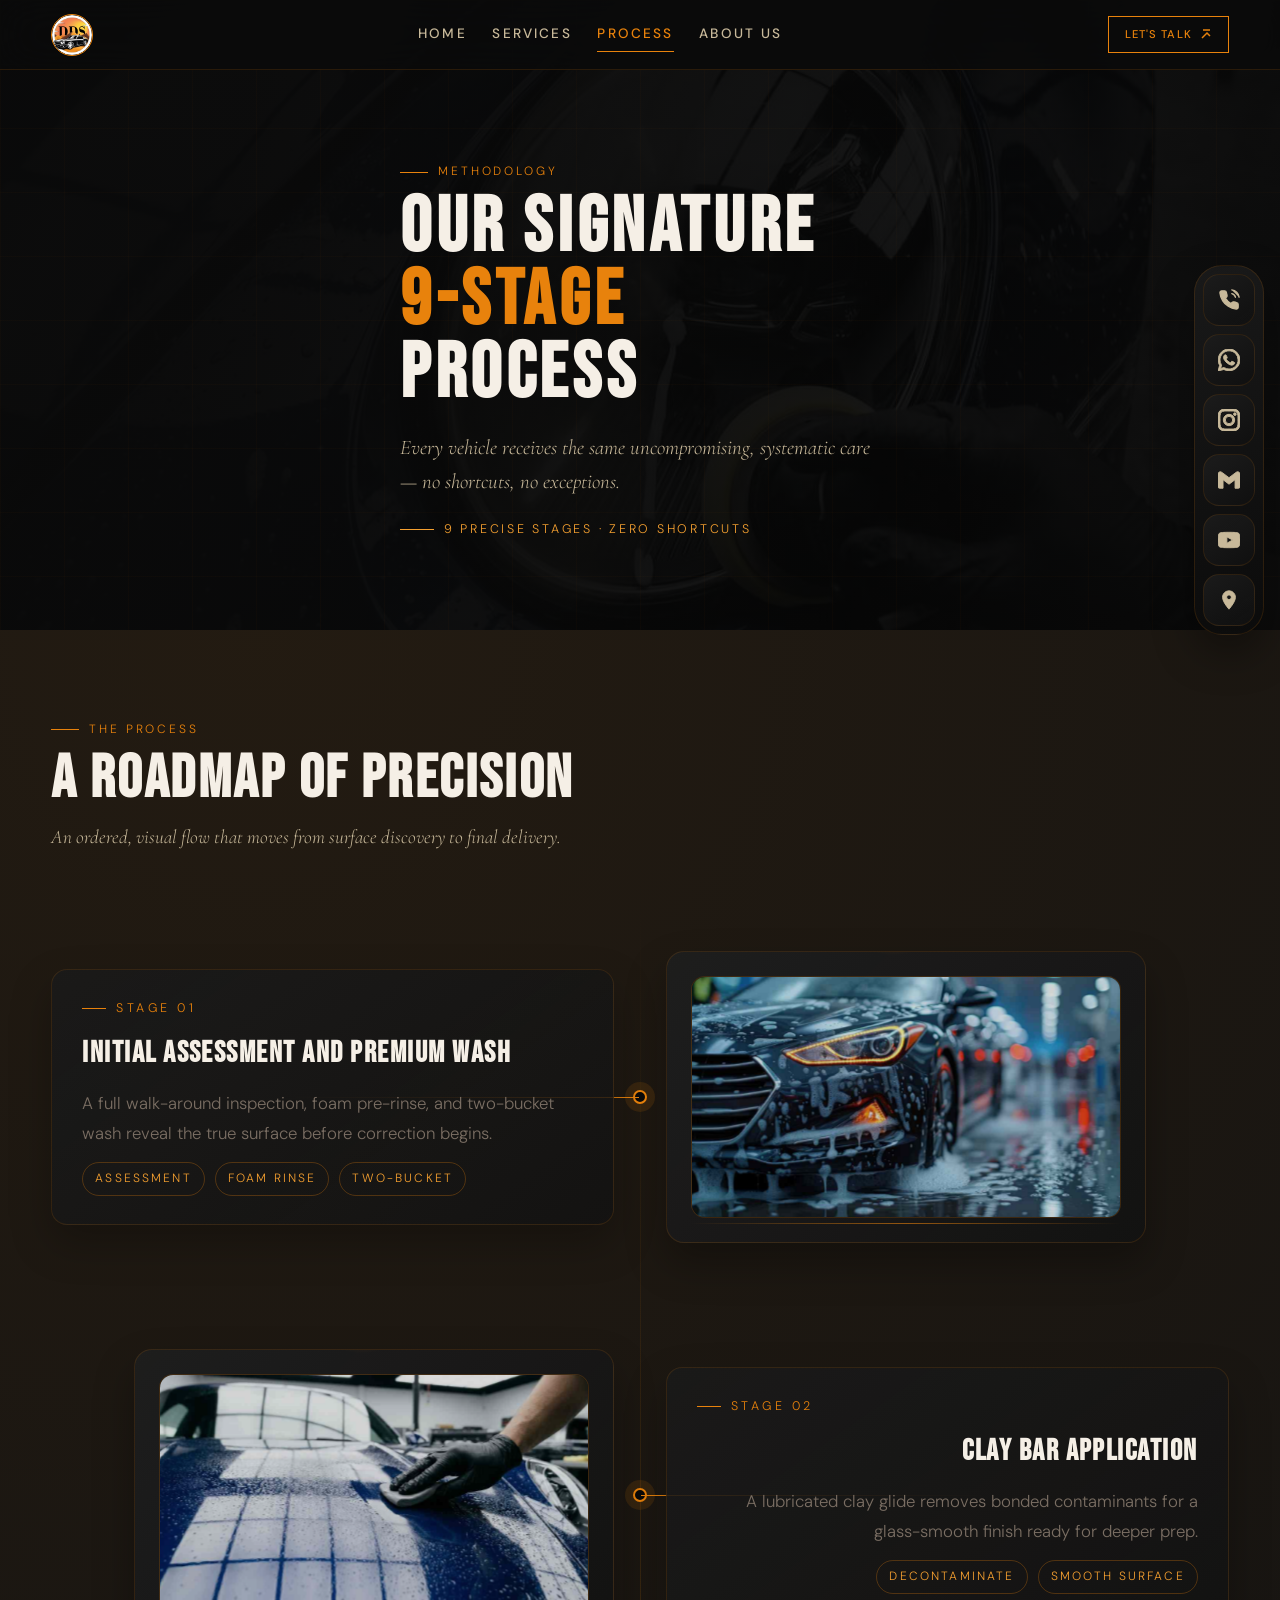
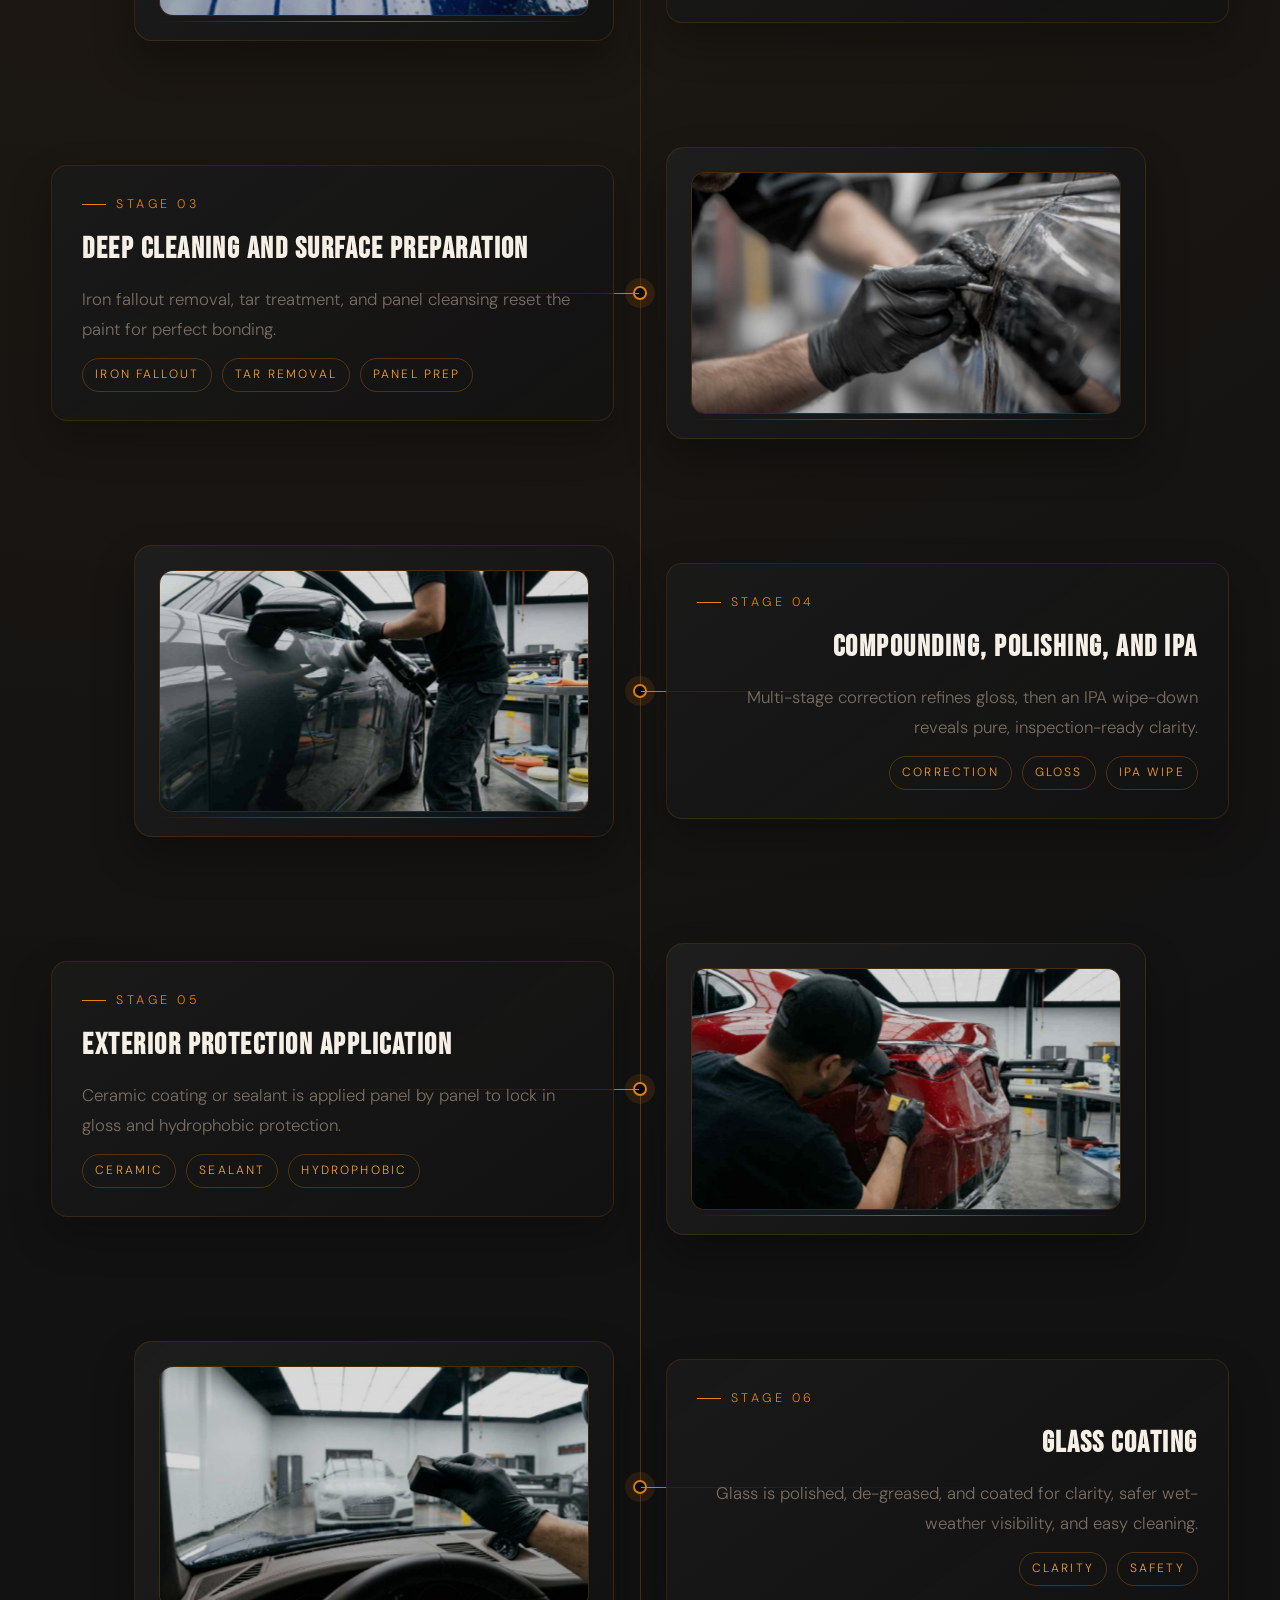
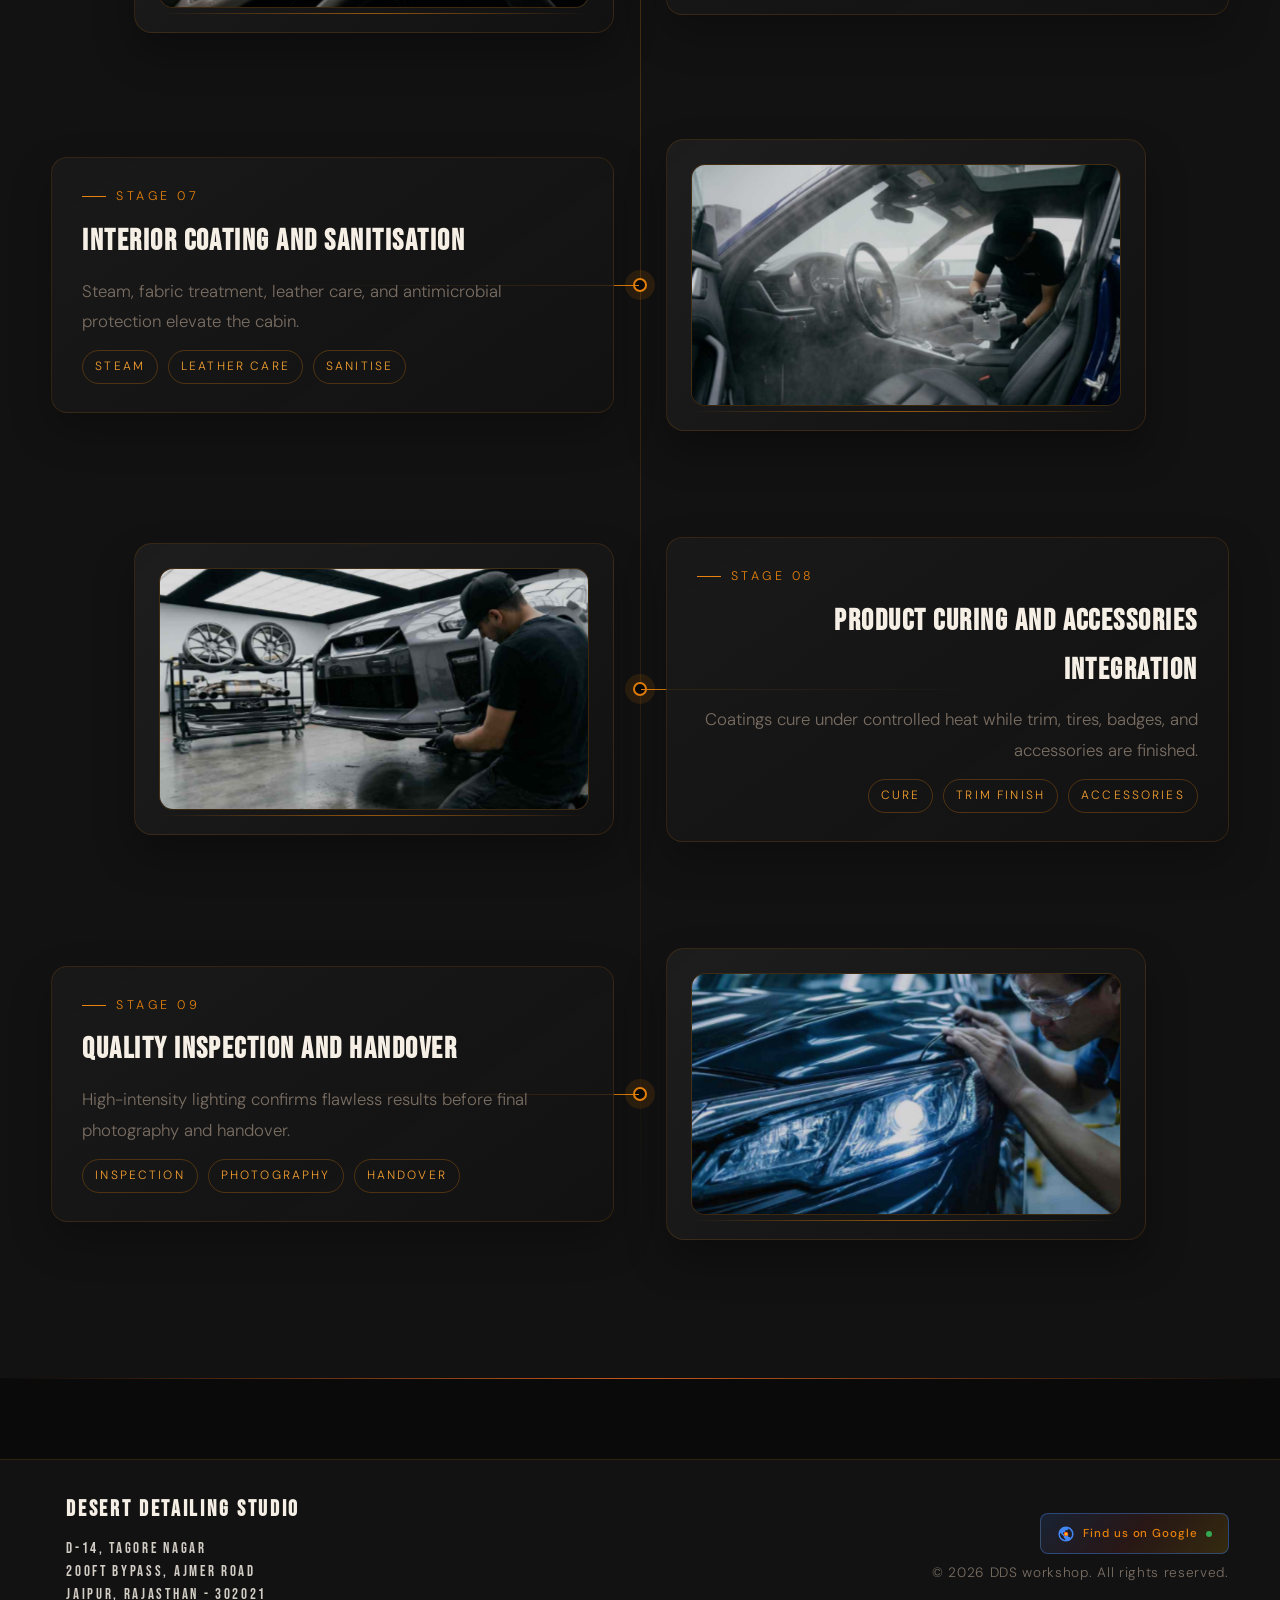
<file: process.html>
<!DOCTYPE html>
<html lang="en">
<head>

<!-- GA4 Tag -->
<script async src="https://www.googletagmanager.com/gtag/js?id=G-W0JP4HXTVH"></script>
<script>
  window.dataLayer = window.dataLayer || [];
  function gtag(){dataLayer.push(arguments);}
  gtag('js', new Date());
  gtag('config', 'G-W0JP4HXTVH');
</script>

<meta charset="UTF-8"/>
<meta name="viewport" content="width=device-width, initial-scale=1.0"/>
<title>Process | DDS</title>
<meta name="description" content="Discover how Desert Detailing Studio achieves flawless results with our rigorous 9-stage assessment, correction, and protection process."/>
<link rel="canonical" href="https://desertdetailingstudio.in/process.html" />

<meta property="og:type" content="website" />
<meta property="og:url" content="https://desertdetailingstudio.in/process.html" />
<meta property="og:title" content="Process | DDS" />
<meta property="og:description" content="Discover how Desert Detailing Studio achieves flawless results with our rigorous 9-stage assessment, correction, and protection process." />
<meta property="og:image" content="https://desertdetailingstudio.in/assets/images/card.png" />
<meta property="og:site_name" content="Desert Detailing Studio" />
<meta property="og:locale" content="en_IN" />
<meta name="twitter:card" content="summary_large_image" />
<meta name="twitter:title" content="Process | DDS" />
<meta name="twitter:description" content="Discover how Desert Detailing Studio achieves flawless results with our rigorous 9-stage assessment, correction, and protection process." />
<meta name="twitter:image" content="https://desertdetailingstudio.in/assets/images/card.png" />

<link rel="icon" href="assets/images/favicon.ico"/>
<link rel="icon" type="image/png" sizes="32x32" href="assets/images/favicon-32.png"/>
<link rel="icon" type="image/png" sizes="16x16" href="assets/images/favicon-16.png"/>
<link rel="apple-touch-icon" sizes="180x180" href="assets/images/apple-touch-icon.png"/>

<link rel="preconnect" href="https://fonts.googleapis.com"/>
<link href="https://fonts.googleapis.com/css2?family=Bebas+Neue&family=Cormorant+Garamond:ital,wght@0,300;0,400;0,600;1,300;1,400&family=DM+Sans:wght@300;400;500&display=swap" rel="stylesheet"/>
<link rel="stylesheet" href="assets/css/style.css"/>

<!-- LocalBusiness JSON-LD -->
<script type="application/ld+json">
{
  "@context": "https://schema.org",
  "@type": "AutomotiveBusiness",
  "name": "Desert Detailing Studio",
  "image": "https://desertdetailingstudio.in/assets/images/logo.png",
  "url": "https://desertdetailingstudio.in/",
  "telephone": "+91-7222012456",
  "priceRange": "₹₹₹",
  "address": {
    "@type": "PostalAddress",
    "streetAddress": "D-14, Tagore Nagar, 200ft Bypass, Ajmer Road",
    "addressLocality": "Jaipur",
    "addressRegion": "Rajasthan",
    "postalCode": "302021",
    "addressCountry": "IN"
  },
  "openingHoursSpecification": {
    "@type": "OpeningHoursSpecification",
    "dayOfWeek": ["Monday","Tuesday","Wednesday","Thursday","Friday","Saturday","Sunday"],
    "opens": "09:30",
    "closes": "20:00"
  },
  "sameAs": [
    "https://instagram.com/desertdetailingstudio",
    "https://www.youtube.com/@desertdetailingstudio",
    "https://wa.me/917222012456",
    "https://share.google/DYSilKtUYmA8mPG7A"
  ]
}
</script>
</head>
<body>

<nav id="navbar">
  <a href="index.html" class="nav-logo">
    <img src="assets/images/logo.png" alt="Desert Detailing Studio logo"/>
  </a>
  <ul class="nav-menu" id="nav-menu">
    <li><a href="index.html" class="">Home</a></li>
    <li><a href="services.html" class="">Services</a></li>
    <li><a href="process.html" class="active">Process</a></li>
    <li><a href="about.html" class="">About Us</a></li>
  </ul>
  <div class="nav-right">
    <a href="contact.html" class="btn-primary" style="padding:8px 16px;font-size:.7rem;letter-spacing:.1em;text-decoration:none;">
      Let's Talk
      <svg width="12" height="12" viewBox="0 0 12 12" fill="none" stroke="currentColor" stroke-width="1.5" aria-hidden="true"><path d="M2 10l5-5 3 3M10 2H3"/></svg>
    </a>
    <button class="hamburger" id="hamburger" onclick="toggleMenu()" aria-label="Toggle menu" aria-expanded="false" aria-controls="nav-menu">
      <span></span><span></span><span></span>
    </button>
  </div>
</nav>

<aside class="social-sidebar" aria-label="Social links">
  <a href="tel:+917222012456" aria-label="Call us" class="call-btn">
    <svg viewBox="0 0 24 24" fill="none" stroke="currentColor" stroke-width="1.5" stroke-linecap="round" stroke-linejoin="round"><path d="M22 16.92v3a2 2 0 0 1-2.18 2 19.79 19.79 0 0 1-8.63-3.07 19.5 19.5 0 0 1-6-6 19.79 19.79 0 0 1-3.07-8.67A2 2 0 0 1 4.11 2h3a2 2 0 0 1 2 1.72 12.84 12.84 0 0 0 .7 2.81 2 2 0 0 1-.45 2.11L8.09 9.91a16 16 0 0 0 6 6l1.27-1.27a2 2 0 0 1 2.11-.45 12.84 12.84 0 0 0 2.81.7A2 2 0 0 1 22 16.92z"/><path d="M15.05 5A5 5 0 0 1 19 8.95M15.05 1A9 9 0 0 1 23 8.94"/></svg>
  </a>
  <a href="https://wa.me/917222012456?text=Hi+DDS%21+I%27d+like+to+get+a+quote+for+my+car+detailing." target="_blank" rel="noopener" aria-label="WhatsApp">
    <svg viewBox="0 0 24 24" fill="currentColor"><path d="M17.472 14.382c-.297-.149-1.758-.867-2.03-.967-.273-.099-.471-.148-.67.15-.197.297-.767.966-.94 1.164-.173.199-.347.223-.644.075-.297-.15-1.255-.463-2.39-1.475-.883-.788-1.48-1.761-1.653-2.059-.173-.297-.018-.458.13-.606.134-.133.298-.347.446-.52.149-.174.198-.298.298-.497.099-.198.05-.371-.025-.52-.075-.149-.669-1.612-.916-2.207-.242-.579-.487-.5-.669-.51-.173-.008-.371-.01-.57-.01-.198 0-.52.074-.792.372-.272.297-1.04 1.016-1.04 2.479 0 1.462 1.065 2.875 1.213 3.074.149.198 2.096 3.2 5.077 4.487.709.306 1.262.489 1.694.625.712.227 1.36.195 1.871.118.571-.085 1.758-.719 2.006-1.413.248-.694.248-1.289.173-1.413-.074-.124-.272-.198-.57-.347m-5.421 7.403h-.004a9.87 9.87 0 01-5.031-1.378l-.361-.214-3.741.982.998-3.648-.235-.374a9.86 9.86 0 01-1.51-5.26c.001-5.45 4.436-9.884 9.888-9.884 2.64 0 5.122 1.03 6.988 2.898a9.825 9.825 0 012.893 6.994c-.003 5.45-4.437 9.884-9.885 9.884m8.413-18.297A11.815 11.815 0 0012.05 0C5.495 0 .16 5.335.157 11.892c0 2.096.547 4.142 1.588 5.945L.057 24l6.305-1.654a11.882 11.882 0 005.683 1.448h.005c6.554 0 11.89-5.335 11.893-11.893a11.821 11.821 0 00-3.48-8.413z"/></svg>
  </a>
  <a href="https://instagram.com/desertdetailingstudio" target="_blank" rel="noopener" aria-label="Instagram">
    <svg viewBox="0 0 24 24"><path d="M12 2.2c3.2 0 3.6 0 4.8.1 3.3.1 4.8 1.7 4.9 4.9.1 1.3.1 1.6.1 4.8s0 3.6-.1 4.8c-.1 3.2-1.6 4.8-4.9 4.9-1.2.1-1.6.1-4.8.1s-3.6 0-4.8-.1C3.9 21.6 2.4 20 2.3 16.8 2.2 15.6 2.2 15.2 2.2 12s0-3.6.1-4.8C2.4 3.9 3.9 2.3 7.2 2.3c1.2-.1 1.6-.1 4.8-.1zM12 0C8.7 0 8.3 0 7.1.1 2.7.3.3 2.7.1 7.1 0 8.3 0 8.7 0 12s0 3.7.1 4.9c.2 4.4 2.6 6.8 7 7C8.3 24 8.7 24 12 24s3.7 0 4.9-.1c4.4-.2 6.8-2.6 7-7 .1-1.2.1-1.6.1-4.9s0-3.7-.1-4.9C23.7 2.7 21.3.3 16.9.1 15.7 0 15.3 0 12 0zm0 5.8a6.2 6.2 0 100 12.4A6.2 6.2 0 0012 5.8zM12 16a4 4 0 110-8 4 4 0 010 8zm6.4-11.8a1.4 1.4 0 100 2.9 1.4 1.4 0 000-2.9z"/></svg>
  </a>
  <a href="mailto:desertdetailingstudio@gmail.com" aria-label="Email us">
    <svg viewBox="0 0 24 24"><path d="M24 5.5v13.9c0 .9-.7 1.6-1.6 1.6h-3.8V11.7L12 16.6l-6.5-4.9v9.3H1.6C.7 21 0 20.3 0 19.4V5.5C0 3.5 2.3 2.3 3.9 3.5L5.5 4.6 12 9.5l6.5-4.9 1.5-1.1C21.7 2.3 24 3.5 24 5.5z"/></svg>
  </a>
   <a href="https://www.youtube.com/@desertdetailingstudio" target="_blank" rel="noopener" aria-label="YouTube">
    <svg viewBox="0 0 24 24"><path d="M23.5 6.2a3 3 0 00-2.1-2.1C19.5 3.6 12 3.6 12 3.6s-7.5 0-9.4.5A3 3 0 00.5 6.2 31 31 0 000 12a31 31 0 00.5 5.8 3 3 0 002.1 2.1c1.9.5 9.4.5 9.4.5s7.5 0 9.4-.5a3 3 0 002.1-2.1A31 31 0 0024 12a31 31 0 00-.5-5.8zM9.7 15.5V8.6l6.2 3.4-6.2 3.5z"/></svg>
  </a>
  <a href="https://maps.app.goo.gl/Zaf9o7quviVZSjMW8" target="_blank" rel="noopener" aria-label="Location">
    <svg viewBox="0 0 24 24"><path d="M12 2C8.13 2 5 5.13 5 9c0 5.25 7 13 7 13s7-7.75 7-13c0-3.87-3.13-7-7-7zm0 9.5c-1.38 0-2.5-1.12-2.5-2.5s1.12-2.5 2.5-2.5 2.5 1.12 2.5 2.5-1.12 2.5-2.5 2.5z"/></svg>
  </a>
</aside>


<div class="process-hero process-hero--drive">
  <div class="process-hero-bg">
    <img src="assets/images/headlight.jpeg" alt="Detailing workshop in operation"/>
  </div>
  <div class="process-hero-grid" aria-hidden="true"></div>
  <div class="process-hero-content">
    <div class="tag" style="justify-content:flex-start">Methodology</div>
    <h1>OUR SIGNATURE<br><span>9-STAGE</span><br>PROCESS</h1>
    <p>Every vehicle receives the same uncompromising, systematic care — no shortcuts, no exceptions.</p>
    <div class="process-hero-meta">9 precise stages · zero shortcuts</div>
  </div>
</div>

<section class="process-road" aria-label="9-stage detailing process">
  <div class="process-intro">
    <div class="tag">The Process</div>
    <h2 class="section-title">A ROADMAP OF PRECISION</h2>
    <p class="section-sub">An ordered, visual flow that moves from surface discovery to final delivery.</p>
  </div>
  <div class="process-track">
    <article class="process-stage is-right">
      <div class="stage-copy">
        <div class="stage-kicker">Stage 01</div>
        <h3 class="stage-title">INITIAL ASSESSMENT AND PREMIUM WASH</h3>
        <p class="stage-desc">A full walk-around inspection, foam pre-rinse, and two-bucket wash reveal the true surface before correction begins.</p>
        <div class="stage-tags"><span>Assessment</span><span>Foam Rinse</span><span>Two-Bucket</span></div>
      </div>
      <div class="stage-visual">
        <div class="car-card">
          <div class="car-frame"><img class="car-photo" src="assets/images/stage_1.jpg" loading="lazy" alt="Initial assessment and premium wash"/></div>
          <div class="car-road" aria-hidden="true"></div>
        </div>
      </div>
      <div class="stage-node" aria-hidden="true"></div>
      <div class="stage-connector" aria-hidden="true"></div>
    </article>

    <article class="process-stage is-left">
      <div class="stage-copy">
        <div class="stage-kicker">Stage 02</div>
        <h3 class="stage-title">CLAY BAR APPLICATION</h3>
        <p class="stage-desc">A lubricated clay glide removes bonded contaminants for a glass-smooth finish ready for deeper prep.</p>
        <div class="stage-tags"><span>Decontaminate</span><span>Smooth Surface</span></div>
      </div>
      <div class="stage-visual">
        <div class="car-card">
          <div class="car-frame"><img class="car-photo" src="assets/images/stage_2.jpeg" loading="lazy" alt="Clay bar application"/></div>
          <div class="car-road" aria-hidden="true"></div>
        </div>
      </div>
      <div class="stage-node" aria-hidden="true"></div>
      <div class="stage-connector" aria-hidden="true"></div>
    </article>

    <article class="process-stage is-right">
      <div class="stage-copy">
        <div class="stage-kicker">Stage 03</div>
        <h3 class="stage-title">DEEP CLEANING AND SURFACE PREPARATION</h3>
        <p class="stage-desc">Iron fallout removal, tar treatment, and panel cleansing reset the paint for perfect bonding.</p>
        <div class="stage-tags"><span>Iron Fallout</span><span>Tar Removal</span><span>Panel Prep</span></div>
      </div>
      <div class="stage-visual">
        <div class="car-card">
          <div class="car-frame"><img class="car-photo" src="assets/images/stage_3.jpg" loading="lazy" alt="Deep cleaning and surface preparation"/></div>
          <div class="car-road" aria-hidden="true"></div>
        </div>
      </div>
      <div class="stage-node" aria-hidden="true"></div>
      <div class="stage-connector" aria-hidden="true"></div>
    </article>

    <article class="process-stage is-left">
      <div class="stage-copy">
        <div class="stage-kicker">Stage 04</div>
        <h3 class="stage-title">COMPOUNDING, POLISHING, AND IPA</h3>
        <p class="stage-desc">Multi-stage correction refines gloss, then an IPA wipe-down reveals pure, inspection-ready clarity.</p>
        <div class="stage-tags"><span>Correction</span><span>Gloss</span><span>IPA Wipe</span></div>
      </div>
      <div class="stage-visual">
        <div class="car-card">
          <div class="car-frame"><img class="car-photo" src="assets/images/stage_4.jpeg" loading="lazy" alt="Compounding, polishing, and IPA wipe"/></div>
          <div class="car-road" aria-hidden="true"></div>
        </div>
      </div>
      <div class="stage-node" aria-hidden="true"></div>
      <div class="stage-connector" aria-hidden="true"></div>
    </article>

    <article class="process-stage is-right">
      <div class="stage-copy">
        <div class="stage-kicker">Stage 05</div>
        <h3 class="stage-title">EXTERIOR PROTECTION APPLICATION</h3>
        <p class="stage-desc">Ceramic coating or sealant is applied panel by panel to lock in gloss and hydrophobic protection.</p>
        <div class="stage-tags"><span>Ceramic</span><span>Sealant</span><span>Hydrophobic</span></div>
      </div>
      <div class="stage-visual">
        <div class="car-card">
          <div class="car-frame"><img class="car-photo" src="assets/images/stage_5.jpeg" loading="lazy" alt="Exterior protection application"/></div>
          <div class="car-road" aria-hidden="true"></div>
        </div>
      </div>
      <div class="stage-node" aria-hidden="true"></div>
      <div class="stage-connector" aria-hidden="true"></div>
    </article>

    <article class="process-stage is-left">
      <div class="stage-copy">
        <div class="stage-kicker">Stage 06</div>
        <h3 class="stage-title">GLASS COATING</h3>
        <p class="stage-desc">Glass is polished, de-greased, and coated for clarity, safer wet-weather visibility, and easy cleaning.</p>
        <div class="stage-tags"><span>Clarity</span><span>Safety</span></div>
      </div>
      <div class="stage-visual">
        <div class="car-card">
          <div class="car-frame"><img class="car-photo" src="assets/images/stage_6.jpeg" loading="lazy" alt="Glass coating"/></div>
          <div class="car-road" aria-hidden="true"></div>
        </div>
      </div>
      <div class="stage-node" aria-hidden="true"></div>
      <div class="stage-connector" aria-hidden="true"></div>
    </article>

    <article class="process-stage is-right">
      <div class="stage-copy">
        <div class="stage-kicker">Stage 07</div>
        <h3 class="stage-title">INTERIOR COATING AND SANITISATION</h3>
        <p class="stage-desc">Steam, fabric treatment, leather care, and antimicrobial protection elevate the cabin.</p>
        <div class="stage-tags"><span>Steam</span><span>Leather Care</span><span>Sanitise</span></div>
      </div>
      <div class="stage-visual">
        <div class="car-card">
          <div class="car-frame"><img class="car-photo" src="assets/images/stage_7.jpeg" loading="lazy" alt="Interior coating and sanitisation"/></div>
          <div class="car-road" aria-hidden="true"></div>
        </div>
      </div>
      <div class="stage-node" aria-hidden="true"></div>
      <div class="stage-connector" aria-hidden="true"></div>
    </article>

    <article class="process-stage is-left">
      <div class="stage-copy">
        <div class="stage-kicker">Stage 08</div>
        <h3 class="stage-title">PRODUCT CURING AND ACCESSORIES INTEGRATION</h3>
        <p class="stage-desc">Coatings cure under controlled heat while trim, tires, badges, and accessories are finished.</p>
        <div class="stage-tags"><span>Cure</span><span>Trim Finish</span><span>Accessories</span></div>
      </div>
      <div class="stage-visual">
        <div class="car-card">
          <div class="car-frame"><img class="car-photo" src="assets/images/stage_8.jpeg" loading="lazy" alt="Product curing and accessories integration"/></div>
          <div class="car-road" aria-hidden="true"></div>
        </div>
      </div>
      <div class="stage-node" aria-hidden="true"></div>
      <div class="stage-connector" aria-hidden="true"></div>
    </article>

    <article class="process-stage is-right">
      <div class="stage-copy">
        <div class="stage-kicker">Stage 09</div>
        <h3 class="stage-title">QUALITY INSPECTION AND HANDOVER</h3>
        <p class="stage-desc">High-intensity lighting confirms flawless results before final photography and handover.</p>
        <div class="stage-tags"><span>Inspection</span><span>Photography</span><span>Handover</span></div>
      </div>
      <div class="stage-visual">
        <div class="car-card">
          <div class="car-frame"><img class="car-photo" src="assets/images/stage_9.jpeg" loading="lazy" alt="Quality inspection and handover"/></div>
          <div class="car-road" aria-hidden="true"></div>
        </div>
      </div>
      <div class="stage-node" aria-hidden="true"></div>
      <div class="stage-connector" aria-hidden="true"></div>
    </article>
  </div>
</section>

<div class="divider"></div>


<footer>
  <div class="footer-brand" style="font-size:1.4em;font-weight:700;margin-left:15px;">
    <div>Desert Detailing Studio</div>
    <div style="font-size:0.65em;font-weight:400;opacity:0.85;margin-top:8px;line-height:1.6;">D-14, Tagore Nagar <br> 200ft Bypass, Ajmer Road <br> Jaipur, Rajasthan - 302021</div>
  </div>
  <div style="display:flex;flex-direction:column;align-items:flex-end;gap:8px">
    <a href="https://share.google/DYSilKtUYmA8mPG7A" target="_blank" rel="noopener" class="gbp-badge" aria-label="Find us on Google Business Profile">
      <svg viewBox="0 0 24 24" fill="none"><path d="M12 2C6.48 2 2 6.48 2 12s4.48 10 10 10 10-4.48 10-10S17.52 2 12 2zm-1 17.93c-3.95-.49-7-3.85-7-7.93 0-.62.08-1.21.21-1.79L9 15v1c0 1.1.9 2 2 2v1.93zm6.9-2.54c-.26-.81-1-1.39-1.9-1.39h-1v-3c0-.55-.45-1-1-1H8v-2h2c.55 0 1-.45 1-1V7h2c1.1 0 2-.9 2-2v-.41c2.93 1.19 5 4.06 5 7.41 0 2.08-.8 3.97-2.1 5.39z" fill="#4285F4"/><circle cx="12" cy="12" r="3" fill="#EA4335"/><circle cx="12" cy="12" r="2" fill="#FBBC05"/></svg>
      <span class="gbp-text">Find us on Google</span>
      <span class="gbp-dot"></span>
    </a>
    <p>&copy; 2026 DDS workshop. All rights reserved.</p>
  </div>
</footer>

<script src="assets/js/main.js"></script>
</body>
</html>
</file>
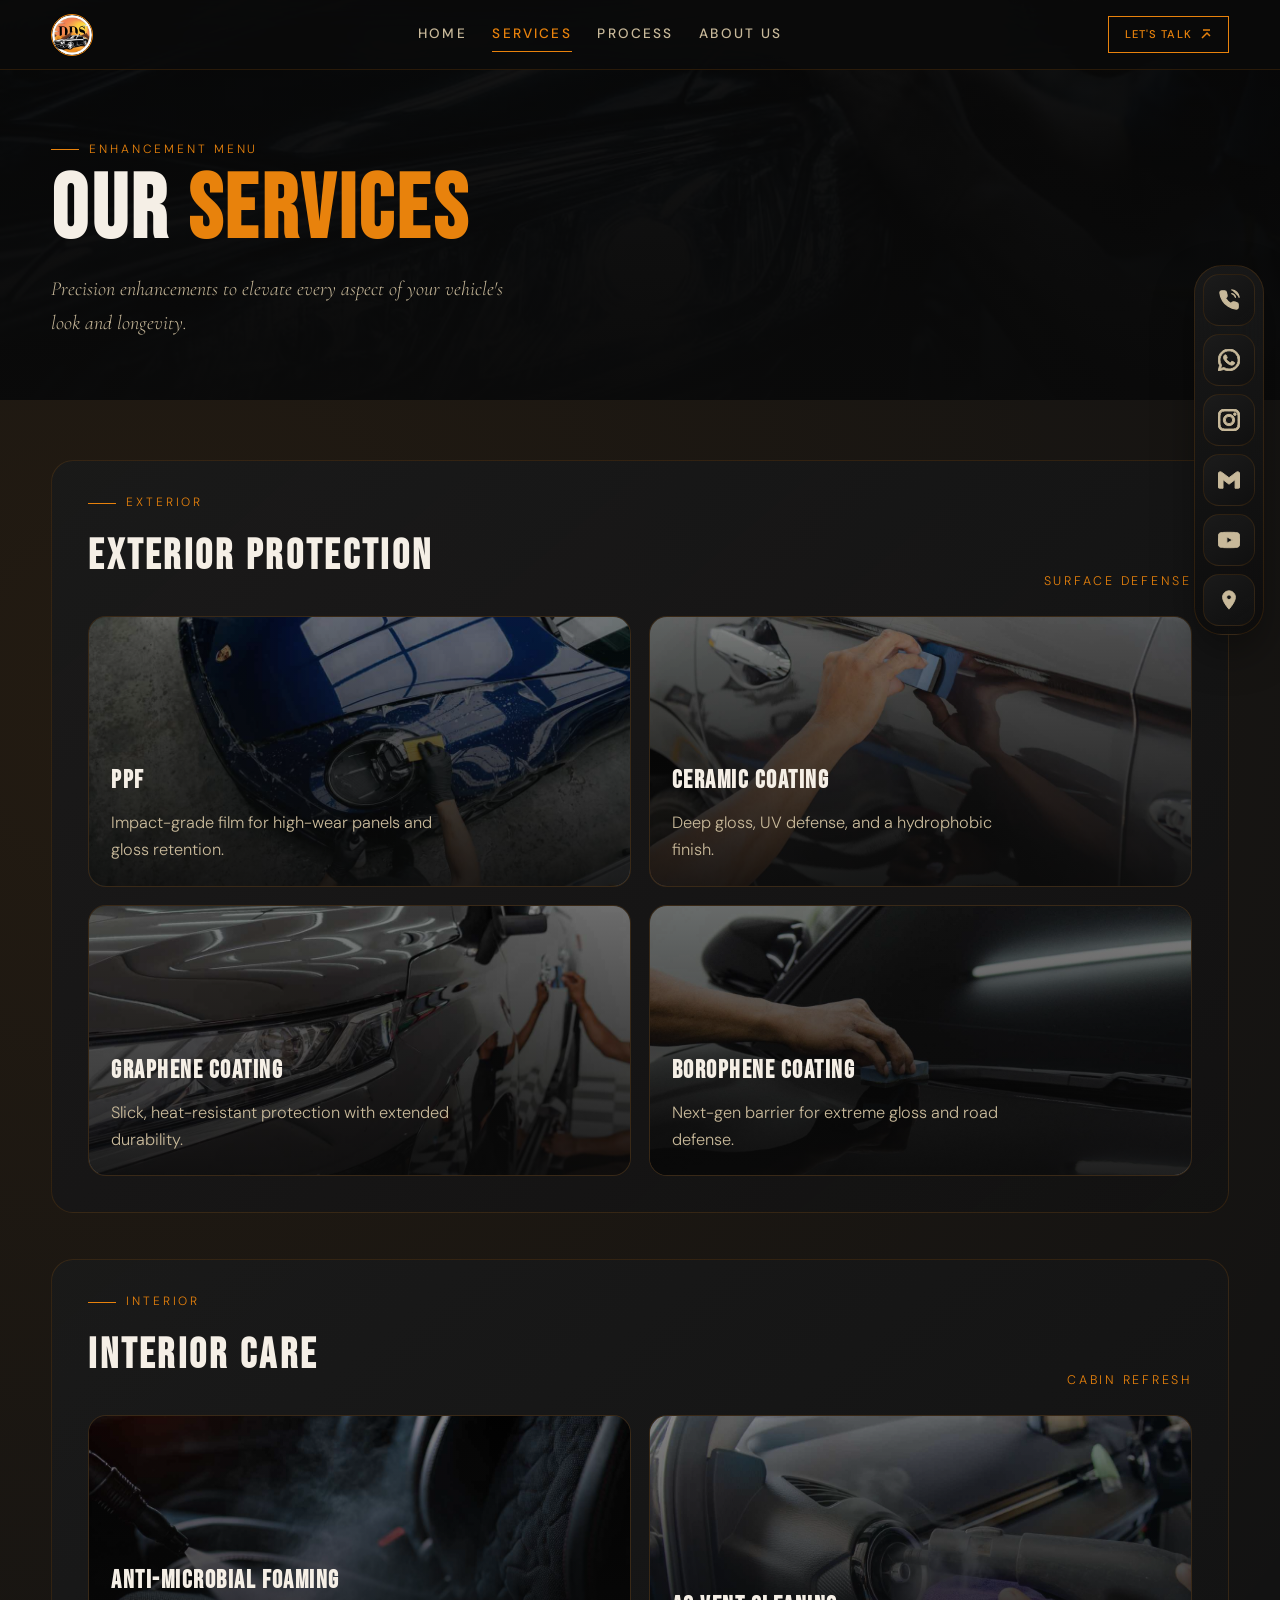
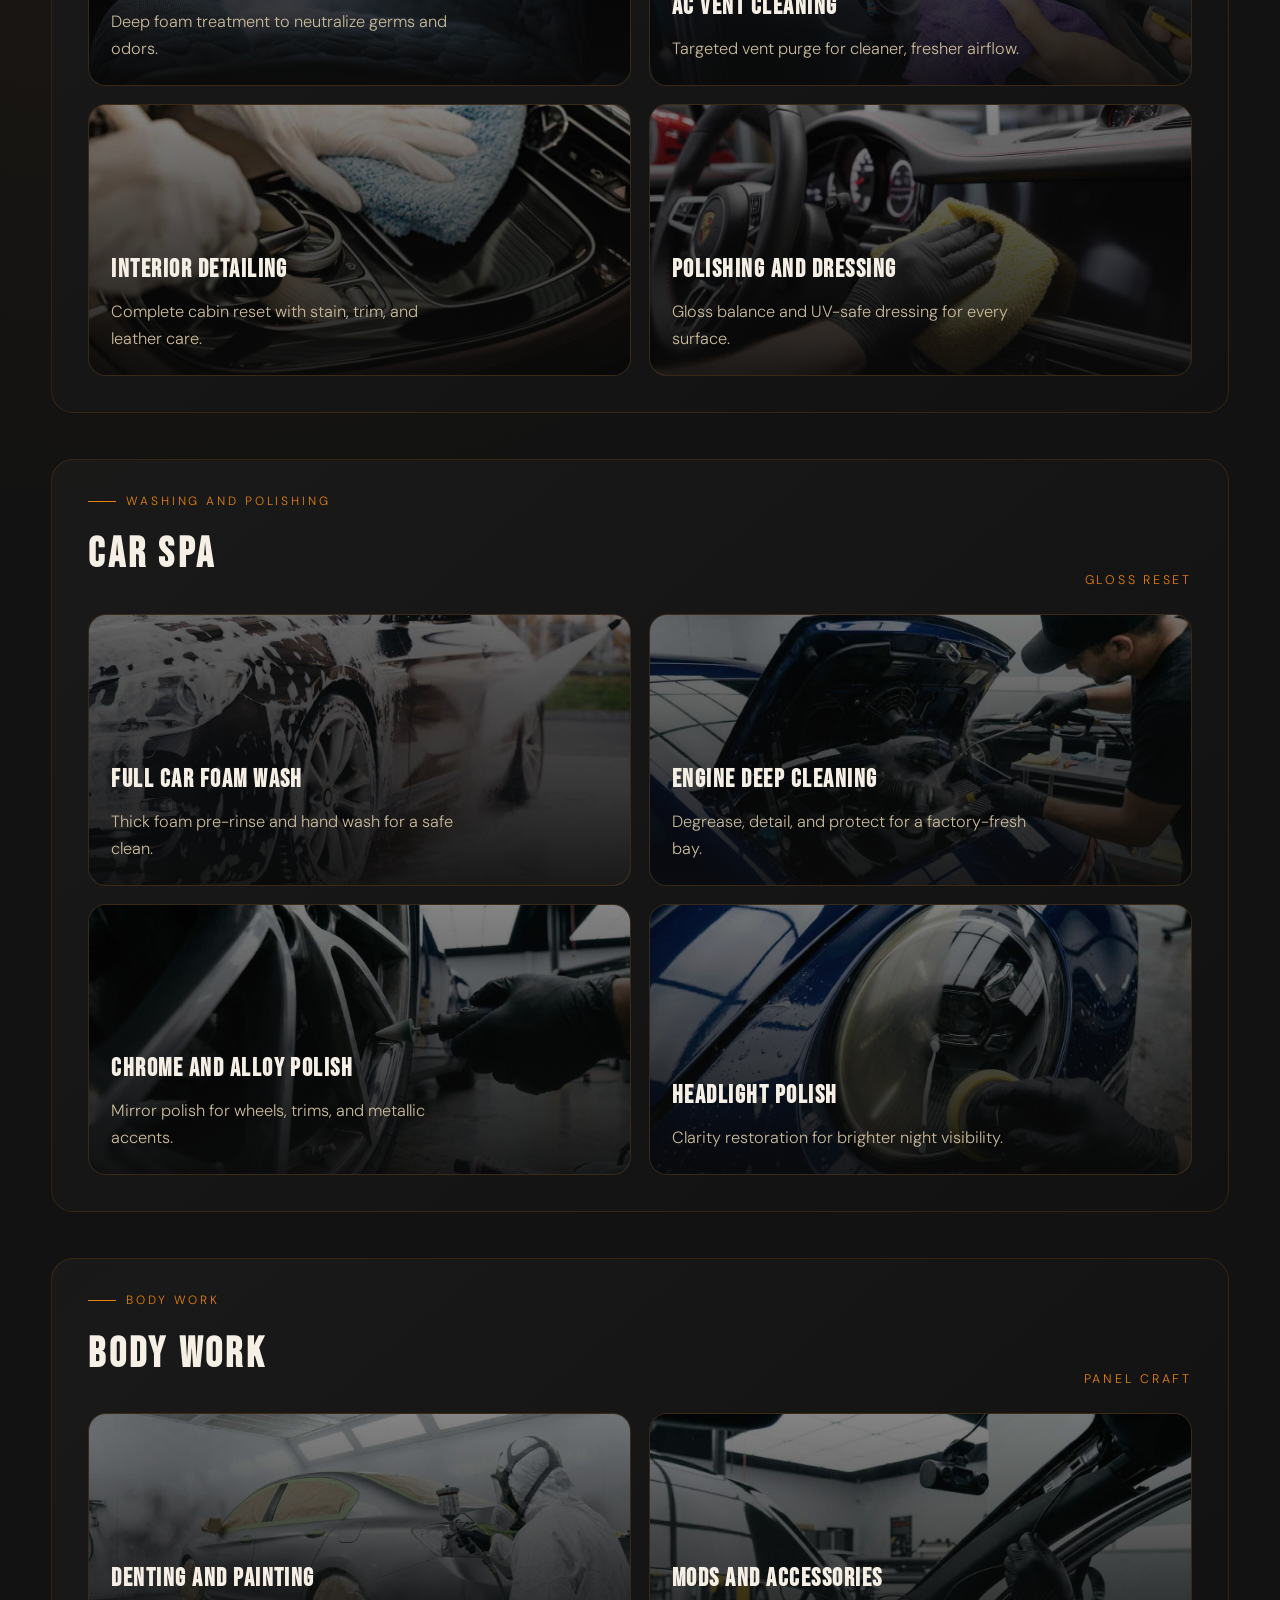
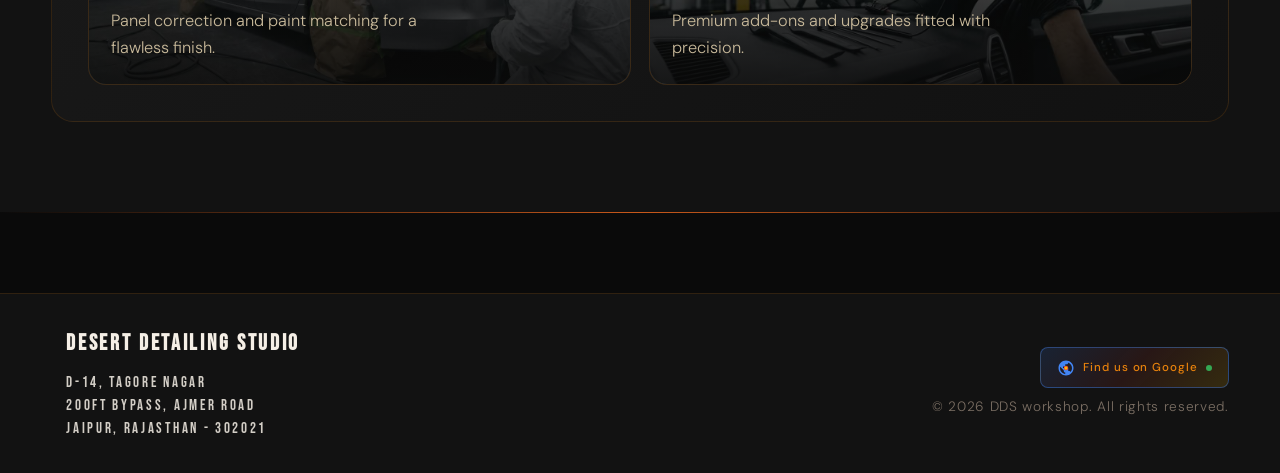
<file: services.html>
<!DOCTYPE html>
<html lang="en">
<head>
<!-- GA4 Tag -->
<script async src="https://www.googletagmanager.com/gtag/js?id=G-W0JP4HXTVH"></script>
<script>
  window.dataLayer = window.dataLayer || [];
  function gtag(){dataLayer.push(arguments);}
  gtag('js', new Date());
  gtag('config', 'G-W0JP4HXTVH');
</script>

<meta charset="UTF-8"/>
<meta name="viewport" content="width=device-width, initial-scale=1.0"/>
<title>Services | DDS</title>
<meta name="description" content="Explore our premium automotive care services including Ceramic Coating, Graphene Coating, PPF, Car Spa, and Denting & Painting in Jaipur."/>
<link rel="canonical" href="https://desertdetailingstudio.in/services.html" />

<meta property="og:type" content="website" />
<meta property="og:url" content="https://desertdetailingstudio.in/services.html" />
<meta property="og:title" content="Services | DDS" />
<meta property="og:description" content="Explore our premium automotive care services including Ceramic Coating, Graphene Coating, PPF, Car Spa, and Denting & Painting in Jaipur." />
<meta property="og:image" content="https://desertdetailingstudio.in/assets/images/card.png" />
<meta property="og:site_name" content="Desert Detailing Studio" />
<meta property="og:locale" content="en_IN" />
<meta name="twitter:card" content="summary_large_image" />
<meta name="twitter:title" content="Services | DDS" />
<meta name="twitter:description" content="Explore our premium automotive care services including Ceramic Coating, Graphene Coating, PPF, Car Spa, and Denting & Painting in Jaipur." />
<meta name="twitter:image" content="https://desertdetailingstudio.in/assets/images/card.png" />

<link rel="icon" href="assets/images/favicon.ico"/>
<link rel="icon" type="image/png" sizes="32x32" href="assets/images/favicon-32.png"/>
<link rel="icon" type="image/png" sizes="16x16" href="assets/images/favicon-16.png"/>
<link rel="apple-touch-icon" sizes="180x180" href="assets/images/apple-touch-icon.png"/>

<link rel="preconnect" href="https://fonts.googleapis.com"/>
<link href="https://fonts.googleapis.com/css2?family=Bebas+Neue&family=Cormorant+Garamond:ital,wght@0,300;0,400;0,600;1,300;1,400&family=DM+Sans:wght@300;400;500&display=swap" rel="stylesheet"/>
<link rel="stylesheet" href="assets/css/style.css"/>

<!-- LocalBusiness JSON-LD -->
<script type="application/ld+json">
{
  "@context": "https://schema.org",
  "@type": "AutomotiveBusiness",
  "name": "Desert Detailing Studio",
  "image": "https://desertdetailingstudio.in/assets/images/logo.png",
  "url": "https://desertdetailingstudio.in/",
  "telephone": "+91-7222012456",
  "priceRange": "₹₹₹",
  "address": {
    "@type": "PostalAddress",
    "streetAddress": "D-14, Tagore Nagar, 200ft Bypass, Ajmer Road",
    "addressLocality": "Jaipur",
    "addressRegion": "Rajasthan",
    "postalCode": "302021",
    "addressCountry": "IN"
  },
  "openingHoursSpecification": {
    "@type": "OpeningHoursSpecification",
    "dayOfWeek": ["Monday","Tuesday","Wednesday","Thursday","Friday","Saturday","Sunday"],
    "opens": "09:30",
    "closes": "20:00"
  },
  "sameAs": [
    "https://instagram.com/desertdetailingstudio",
    "https://www.youtube.com/@desertdetailingstudio",
    "https://wa.me/917222012456",
    "https://share.google/DYSilKtUYmA8mPG7A"
  ]
}
</script>
</head>
<body>

<nav id="navbar">
  <a href="index.html" class="nav-logo">
    <img src="assets/images/logo.png" alt="Desert Detailing Studio logo"/>
  </a>
  <ul class="nav-menu" id="nav-menu">
    <li><a href="index.html" class="">Home</a></li>
    <li><a href="services.html" class="active">Services</a></li>
    <li><a href="process.html" class="">Process</a></li>
    <li><a href="about.html" class="">About Us</a></li>
  </ul>
  <div class="nav-right">
    <a href="contact.html" class="btn-primary" style="padding:8px 16px;font-size:.7rem;letter-spacing:.1em;text-decoration:none;">
      Let's Talk
      <svg width="12" height="12" viewBox="0 0 12 12" fill="none" stroke="currentColor" stroke-width="1.5" aria-hidden="true"><path d="M2 10l5-5 3 3M10 2H3"/></svg>
    </a>
    <button class="hamburger" id="hamburger" onclick="toggleMenu()" aria-label="Toggle menu" aria-expanded="false" aria-controls="nav-menu">
      <span></span><span></span><span></span>
    </button>
  </div>
</nav>

<aside class="social-sidebar" aria-label="Social links">
  <a href="tel:+917222012456" aria-label="Call us" class="call-btn">
    <svg viewBox="0 0 24 24" fill="none" stroke="currentColor" stroke-width="1.5" stroke-linecap="round" stroke-linejoin="round"><path d="M22 16.92v3a2 2 0 0 1-2.18 2 19.79 19.79 0 0 1-8.63-3.07 19.5 19.5 0 0 1-6-6 19.79 19.79 0 0 1-3.07-8.67A2 2 0 0 1 4.11 2h3a2 2 0 0 1 2 1.72 12.84 12.84 0 0 0 .7 2.81 2 2 0 0 1-.45 2.11L8.09 9.91a16 16 0 0 0 6 6l1.27-1.27a2 2 0 0 1 2.11-.45 12.84 12.84 0 0 0 2.81.7A2 2 0 0 1 22 16.92z"/><path d="M15.05 5A5 5 0 0 1 19 8.95M15.05 1A9 9 0 0 1 23 8.94"/></svg>
  </a>
  <a href="https://wa.me/917222012456?text=Hi+DDS%21+I%27d+like+to+get+a+quote+for+my+car+detailing." target="_blank" rel="noopener" aria-label="WhatsApp">
    <svg viewBox="0 0 24 24" fill="currentColor"><path d="M17.472 14.382c-.297-.149-1.758-.867-2.03-.967-.273-.099-.471-.148-.67.15-.197.297-.767.966-.94 1.164-.173.199-.347.223-.644.075-.297-.15-1.255-.463-2.39-1.475-.883-.788-1.48-1.761-1.653-2.059-.173-.297-.018-.458.13-.606.134-.133.298-.347.446-.52.149-.174.198-.298.298-.497.099-.198.05-.371-.025-.52-.075-.149-.669-1.612-.916-2.207-.242-.579-.487-.5-.669-.51-.173-.008-.371-.01-.57-.01-.198 0-.52.074-.792.372-.272.297-1.04 1.016-1.04 2.479 0 1.462 1.065 2.875 1.213 3.074.149.198 2.096 3.2 5.077 4.487.709.306 1.262.489 1.694.625.712.227 1.36.195 1.871.118.571-.085 1.758-.719 2.006-1.413.248-.694.248-1.289.173-1.413-.074-.124-.272-.198-.57-.347m-5.421 7.403h-.004a9.87 9.87 0 01-5.031-1.378l-.361-.214-3.741.982.998-3.648-.235-.374a9.86 9.86 0 01-1.51-5.26c.001-5.45 4.436-9.884 9.888-9.884 2.64 0 5.122 1.03 6.988 2.898a9.825 9.825 0 012.893 6.994c-.003 5.45-4.437 9.884-9.885 9.884m8.413-18.297A11.815 11.815 0 0012.05 0C5.495 0 .16 5.335.157 11.892c0 2.096.547 4.142 1.588 5.945L.057 24l6.305-1.654a11.882 11.882 0 005.683 1.448h.005c6.554 0 11.89-5.335 11.893-11.893a11.821 11.821 0 00-3.48-8.413z"/></svg>
  </a>
  <a href="https://instagram.com/desertdetailingstudio" target="_blank" rel="noopener" aria-label="Instagram">
    <svg viewBox="0 0 24 24"><path d="M12 2.2c3.2 0 3.6 0 4.8.1 3.3.1 4.8 1.7 4.9 4.9.1 1.3.1 1.6.1 4.8s0 3.6-.1 4.8c-.1 3.2-1.6 4.8-4.9 4.9-1.2.1-1.6.1-4.8.1s-3.6 0-4.8-.1C3.9 21.6 2.4 20 2.3 16.8 2.2 15.6 2.2 15.2 2.2 12s0-3.6.1-4.8C2.4 3.9 3.9 2.3 7.2 2.3c1.2-.1 1.6-.1 4.8-.1zM12 0C8.7 0 8.3 0 7.1.1 2.7.3.3 2.7.1 7.1 0 8.3 0 8.7 0 12s0 3.7.1 4.9c.2 4.4 2.6 6.8 7 7C8.3 24 8.7 24 12 24s3.7 0 4.9-.1c4.4-.2 6.8-2.6 7-7 .1-1.2.1-1.6.1-4.9s0-3.7-.1-4.9C23.7 2.7 21.3.3 16.9.1 15.7 0 15.3 0 12 0zm0 5.8a6.2 6.2 0 100 12.4A6.2 6.2 0 0012 5.8zM12 16a4 4 0 110-8 4 4 0 010 8zm6.4-11.8a1.4 1.4 0 100 2.9 1.4 1.4 0 000-2.9z"/></svg>
  </a>
  <a href="mailto:desertdetailingstudio@gmail.com" aria-label="Email us">
    <svg viewBox="0 0 24 24"><path d="M24 5.5v13.9c0 .9-.7 1.6-1.6 1.6h-3.8V11.7L12 16.6l-6.5-4.9v9.3H1.6C.7 21 0 20.3 0 19.4V5.5C0 3.5 2.3 2.3 3.9 3.5L5.5 4.6 12 9.5l6.5-4.9 1.5-1.1C21.7 2.3 24 3.5 24 5.5z"/></svg>
  </a>
   <a href="https://www.youtube.com/@desertdetailingstudio" target="_blank" rel="noopener" aria-label="YouTube">
    <svg viewBox="0 0 24 24"><path d="M23.5 6.2a3 3 0 00-2.1-2.1C19.5 3.6 12 3.6 12 3.6s-7.5 0-9.4.5A3 3 0 00.5 6.2 31 31 0 000 12a31 31 0 00.5 5.8 3 3 0 002.1 2.1c1.9.5 9.4.5 9.4.5s7.5 0 9.4-.5a3 3 0 002.1-2.1A31 31 0 0024 12a31 31 0 00-.5-5.8zM9.7 15.5V8.6l6.2 3.4-6.2 3.5z"/></svg>
  </a>
  <a href="https://maps.app.goo.gl/Zaf9o7quviVZSjMW8" target="_blank" rel="noopener" aria-label="Location">
    <svg viewBox="0 0 24 24"><path d="M12 2C8.13 2 5 5.13 5 9c0 5.25 7 13 7 13s7-7.75 7-13c0-3.87-3.13-7-7-7zm0 9.5c-1.38 0-2.5-1.12-2.5-2.5s1.12-2.5 2.5-2.5 2.5 1.12 2.5 2.5-1.12 2.5-2.5 2.5z"/></svg>
  </a>
</aside>


<div class="services-hero">
  <div class="services-hero-bg">
    <img src="assets/images/stage_9.jpeg" alt="Premium car detailing workshop"/>
  </div>
  <div class="services-hero-content">
    <div class="tag">Enhancement Menu</div>
    <h1 class="sub-title">OUR <span style="color:var(--a2)">SERVICES</span></h1>
    <p class="sub-desc">Precision enhancements to elevate every aspect of your vehicle's look and longevity.</p>
  </div>
</div>

<section class="services-menu" aria-label="Services menu">
  <div class="service-group" id="services-exterior">
    <div class="service-group-head">
      <div><div class="tag">Exterior</div><h2 class="service-group-title">EXTERIOR PROTECTION</h2></div>
      <div class="service-group-note">Surface defense</div>
    </div>
    <div class="service-grid-two">
      <article class="service-tile"><img class="service-tile-img" src="assets/images/ppf.jpeg" loading="lazy" alt="PPF paint protection film installation"/><div class="service-tile-content"><h3 class="service-tile-title">PPF</h3><p class="service-tile-desc">Impact-grade film for high-wear panels and gloss retention.</p></div></article>
      <article class="service-tile"><img class="service-tile-img" src="assets/images/ceramic.jpg" loading="lazy" alt="Ceramic coating applied on car paint"/><div class="service-tile-content"><h3 class="service-tile-title">CERAMIC COATING</h3><p class="service-tile-desc">Deep gloss, UV defense, and a hydrophobic finish.</p></div></article>
      <article class="service-tile"><img class="service-tile-img" src="assets/images/graphene.jpg" loading="lazy" alt="Paint correction and refinement"/><div class="service-tile-content"><h3 class="service-tile-title">GRAPHENE COATING</h3><p class="service-tile-desc">Slick, heat-resistant protection with extended durability.</p></div></article>
      <article class="service-tile"><img class="service-tile-img" src="assets/images/borophene.jpg" loading="lazy" alt="High gloss exterior protection"/><div class="service-tile-content"><h3 class="service-tile-title">BOROPHENE COATING</h3><p class="service-tile-desc">Next-gen barrier for extreme gloss and road defense.</p></div></article>
    </div>
  </div>

  <div class="service-group" id="services-interior">
    <div class="service-group-head">
      <div><div class="tag">Interior</div><h2 class="service-group-title">INTERIOR CARE</h2></div>
      <div class="service-group-note">Cabin refresh</div>
    </div>
    <div class="service-grid-two">
      <article class="service-tile"><img class="service-tile-img" src="assets/images/am_foaming.jpeg" loading="lazy" alt="Anti-microbial interior foaming"/><div class="service-tile-content"><h3 class="service-tile-title">ANTI-MICROBIAL FOAMING</h3><p class="service-tile-desc">Deep foam treatment to neutralize germs and odors.</p></div></article>
      <article class="service-tile"><img class="service-tile-img" src="assets/images/ac_vent.jpg" loading="lazy" alt="AC vent cleaning"/><div class="service-tile-content"><h3 class="service-tile-title">AC VENT CLEANING</h3><p class="service-tile-desc">Targeted vent purge for cleaner, fresher airflow.</p></div></article>
      <article class="service-tile"><img class="service-tile-img" src="assets/images/interior_detailing.jpg" loading="lazy" alt="Interior detailing and cabin restoration"/><div class="service-tile-content"><h3 class="service-tile-title">INTERIOR DETAILING</h3><p class="service-tile-desc">Complete cabin reset with stain, trim, and leather care.</p></div></article>
      <article class="service-tile"><img class="service-tile-img" src="assets/images/dressing.jpeg" loading="lazy" alt="Interior polishing and dressing"/><div class="service-tile-content"><h3 class="service-tile-title">POLISHING AND DRESSING</h3><p class="service-tile-desc">Gloss balance and UV-safe dressing for every surface.</p></div></article>
    </div>
  </div>

  <div class="service-group" id="services-spa">
    <div class="service-group-head">
      <div><div class="tag">Washing and Polishing</div><h2 class="service-group-title">CAR SPA</h2></div>
      <div class="service-group-note">Gloss reset</div>
    </div>
    <div class="service-grid-two">
      <article class="service-tile"><img class="service-tile-img" src="assets/images/full_foam_wash.JPG" loading="lazy" alt="Full car foam wash"/><div class="service-tile-content"><h3 class="service-tile-title">FULL CAR FOAM WASH</h3><p class="service-tile-desc">Thick foam pre-rinse and hand wash for a safe clean.</p></div></article>
      <article class="service-tile"><img class="service-tile-img" src="assets/images/engine.jpeg" loading="lazy" alt="Engine deep cleaning"/><div class="service-tile-content"><h3 class="service-tile-title">ENGINE DEEP CLEANING</h3><p class="service-tile-desc">Degrease, detail, and protect for a factory-fresh bay.</p></div></article>
      <article class="service-tile"><img class="service-tile-img" src="assets/images/chrome_alloy_polish.jpeg" loading="lazy" alt="Chrome and alloy polish"/><div class="service-tile-content"><h3 class="service-tile-title">CHROME AND ALLOY POLISH</h3><p class="service-tile-desc">Mirror polish for wheels, trims, and metallic accents.</p></div></article>
      <article class="service-tile"><img class="service-tile-img" src="assets/images/headlight.jpeg" loading="lazy" alt="Headlight polish"/><div class="service-tile-content"><h3 class="service-tile-title">HEADLIGHT POLISH</h3><p class="service-tile-desc">Clarity restoration for brighter night visibility.</p></div></article>
    </div>
  </div>

  <div class="service-group" id="services-body">
    <div class="service-group-head">
      <div><div class="tag">Body Work</div><h2 class="service-group-title">BODY WORK</h2></div>
      <div class="service-group-note">Panel craft</div>
    </div>
    <div class="service-grid-two">
      <article class="service-tile"><img class="service-tile-img" src="assets/images/denting_painting.jpeg" loading="lazy" alt="Denting and painting"/><div class="service-tile-content"><h3 class="service-tile-title">DENTING AND PAINTING</h3><p class="service-tile-desc">Panel correction and paint matching for a flawless finish.</p></div></article>
      <article class="service-tile"><img class="service-tile-img" src="assets/images/mods_accesories.jpeg" loading="lazy" alt="Automotive mods and accessories"/><div class="service-tile-content"><h3 class="service-tile-title">MODS AND ACCESSORIES</h3><p class="service-tile-desc">Premium add-ons and upgrades fitted with precision.</p></div></article>
    </div>
  </div>
</section>

<div class="divider"></div>


<footer>
  <div class="footer-brand" style="font-size:1.4em;font-weight:700;margin-left:15px;">
    <div>Desert Detailing Studio</div>
    <div style="font-size:0.65em;font-weight:400;opacity:0.85;margin-top:8px;line-height:1.6;">D-14, Tagore Nagar <br> 200ft Bypass, Ajmer Road <br> Jaipur, Rajasthan - 302021</div>
  </div>
  <div style="display:flex;flex-direction:column;align-items:flex-end;gap:8px">
    <a href="https://share.google/DYSilKtUYmA8mPG7A" target="_blank" rel="noopener" class="gbp-badge" aria-label="Find us on Google Business Profile">
      <svg viewBox="0 0 24 24" fill="none"><path d="M12 2C6.48 2 2 6.48 2 12s4.48 10 10 10 10-4.48 10-10S17.52 2 12 2zm-1 17.93c-3.95-.49-7-3.85-7-7.93 0-.62.08-1.21.21-1.79L9 15v1c0 1.1.9 2 2 2v1.93zm6.9-2.54c-.26-.81-1-1.39-1.9-1.39h-1v-3c0-.55-.45-1-1-1H8v-2h2c.55 0 1-.45 1-1V7h2c1.1 0 2-.9 2-2v-.41c2.93 1.19 5 4.06 5 7.41 0 2.08-.8 3.97-2.1 5.39z" fill="#4285F4"/><circle cx="12" cy="12" r="3" fill="#EA4335"/><circle cx="12" cy="12" r="2" fill="#FBBC05"/></svg>
      <span class="gbp-text">Find us on Google</span>
      <span class="gbp-dot"></span>
    </a>
    <p>&copy; 2026 DDS workshop. All rights reserved.</p>
  </div>
</footer>

<script src="assets/js/main.js"></script>
</body>
</html>
</file>
<file: assets/css/style.css>
:root{
  --black:#0A0A0A;
  --deep:#121212;
  --charcoal:#1A1A1A;
  --mid:#242424;
  --graphite:#2E2E2E;
  --border:rgba(232,130,12,0.14);
  --border2:rgba(232,130,12,0.28);
  --a1:#F5A030;
  --a2:#E8820C;
  --a3:#C8581A;
  --a4:#D4773A;
  --white:#F5EFE6;
  --off:#C8B99A;
  --muted:#7A6E63;
  --sand:#BFA882;
  --font-display:'Bebas Neue',sans-serif;
  --font-serif:'Cormorant Garamond',serif;
  --font-body:'DM Sans',sans-serif;
  --nav-h:70px;
  --ease:cubic-bezier(.25,.46,.45,.94);
}

*,*::before,*::after{margin:0;padding:0;box-sizing:border-box}
html{scroll-behavior:smooth}
body{
  background:var(--black);
  color:var(--white);
  font-family:var(--font-body);
  font-weight:300;
  line-height:1.65;
  overflow-x:hidden;
}
a{color:inherit;text-decoration:none}
img{display:block;max-width:100%;object-fit:cover}
button{border:none;background:none;cursor:pointer;font-family:inherit}
::-webkit-scrollbar{width:3px}
::-webkit-scrollbar-track{background:var(--black)}
::-webkit-scrollbar-thumb{background:var(--a2);border-radius:2px}

/* Page Transitions (Removed for multi-page, handled natively) */

/* ── NAVBAR ── */
#navbar{
  position:fixed;top:0;left:0;right:0;z-index:1000;
  height:var(--nav-h);
  display:flex;align-items:center;justify-content:space-between;
  padding:0 clamp(16px,4vw,64px);
  background:rgba(10,10,10,.9);
  backdrop-filter:blur(20px) saturate(1.4);
  border-bottom:1px solid var(--border);
  transition:.35s var(--ease);
}
.nav-logo{display:flex;align-items:center;gap:12px;cursor:pointer}
.nav-logo img{width:42px;height:42px;border-radius:50%;border:1.5px solid var(--a2);object-fit:cover}
.nav-brand{font-family:var(--font-display);font-size:1.5rem;letter-spacing:.14em;line-height:1}
.nav-brand span{color:var(--a2)}
.nav-menu{display:flex;align-items:center;gap:clamp(12px,2vw,32px);list-style:none}
.nav-menu a{
  font-size:.85rem;font-weight:500;letter-spacing:.16em;text-transform:uppercase;
  color:var(--off);transition:color .2s;padding:4px 0;position:relative;display:inline-block;
}
.nav-menu a.active{color:var(--a2)}
.nav-menu a::after{
  content:'';position:absolute;bottom:-2px;left:0;right:0;height:1px;
  background:var(--a2);transform:scaleX(0);transition:transform .3s;transform-origin:left;
}
.nav-menu a.active::after{transform:scaleX(1)}
.nav-menu a:hover{color:var(--a1)}
.nav-menu a:hover::after{transform:scaleX(1)}
.nav-socials{display:flex;align-items:center;gap:12px}
.nav-socials a{color:var(--muted);transition:color .2s;display:flex;align-items:center;width:26px;height:26px}
.nav-socials a:hover{color:var(--a2)}
.nav-socials svg{width:15px;height:15px;fill:currentColor}
.nav-right{display:flex;align-items:center;gap:18px}
.hamburger{display:none;flex-direction:column;gap:5px;cursor:pointer}
.hamburger span{display:block;width:22px;height:1.5px;background:var(--white);transition:.3s}
@media(max-width:768px){
  .hamburger{display:flex}
  .nav-menu{
    display:none;position:fixed;top:var(--nav-h);left:0;right:0;
    background:rgba(10,10,10,.98);flex-direction:column;gap:0;padding:16px 0;
    border-bottom:1px solid var(--border);
  }
  .nav-menu.open{display:flex}
  .nav-menu a{width:100%;padding:14px 24px;text-align:left;font-size:.9rem;display:block;}
  .nav-socials{display:none}
  .hero{padding-top:calc(var(--nav-h) - 92px)}
  .hero-content{transform:translateY(-56px) !important}
  .hero-badge{bottom:calc(100px + 72px)}
}

@media(max-width:480px){
  .hero{padding-top:calc(var(--nav-h) - 32px)}
  .hero-content{padding-top:8px}
  .tag{font-size:.7rem;letter-spacing:.2em}
  .hero-eyebrow{font-size:.7rem;letter-spacing:.28em;margin-bottom:8px}
  .hero-desc{font-size:.95rem}
  .btn-primary,.btn-outline{font-size:.65rem;letter-spacing:.08em;padding:7px 14px}
  .stat-n{font-size:1.8rem}
  .stat-l{font-size:.65rem;letter-spacing:.14em}
  .scard-desc,.addon-desc,.pcard-desc,.stage-desc,.wcard-desc{font-size:.85rem}
  .scard-arrow,.sblock-tag,.wcard-loc{font-size:.68rem;letter-spacing:.16em}
  .sub-desc,.about-para,.process-hero p,.contact-hero-text p{font-size:.95rem}
  .cd-label{font-size:.68rem;letter-spacing:.16em}
  .cd-val,.ci-val{font-size:.9rem}
  .ci-head{font-size:.68rem;letter-spacing:.14em}
  footer p{font-size:.78rem}
}

.social-sidebar{
  position:fixed;right:16px;top:50%;transform:translateY(-50%);z-index:900;
  display:flex;flex-direction:column;gap:8px;
  padding:8px;
  background:linear-gradient(165deg,rgba(26,26,26,.92),rgba(12,12,12,.85));
  border:1px solid var(--border);
  border-radius:28px;
  box-shadow:0 18px 40px rgba(0,0,0,.35);
  backdrop-filter:blur(14px) saturate(1.2);
}
.social-sidebar a{
  display:flex;align-items:center;justify-content:center;
  width:52px;height:52px;
  border-radius:16px;
  background:linear-gradient(145deg,rgba(28,28,28,.95),rgba(16,16,16,.9));
  color:var(--off);
  border:1px solid rgba(232,130,12,.12);
  transition:transform .25s var(--ease),background .25s,color .25s,box-shadow .25s,border-color .25s;
}
.social-sidebar a:hover{
  background:linear-gradient(145deg,rgba(232,130,12,.95),rgba(200,88,26,.95));
  color:var(--black);
  border-color:rgba(232,130,12,.5);
  box-shadow:0 10px 26px rgba(232,130,12,.25);
  transform:translateX(-4px);
}
.social-sidebar svg{width:22px;height:22px;fill:currentColor;stroke:currentColor}

@media(max-width:600px){
  .social-sidebar{right:8px;padding:6px;gap:6px;border-radius:20px}
  .social-sidebar a{width:42px;height:42px;border-radius:12px}
  .social-sidebar svg{width:16px;height:16px}
}

footer{
  background:var(--deep);border-top:1px solid var(--border);
  padding:32px clamp(16px,4vw,64px);
  display:flex;align-items:center;justify-content:space-between;flex-wrap:wrap;gap:14px;
  margin-top:80px;
}
.footer-logo{display:flex;align-items:center;gap:10px}
.footer-logo img{width:34px;height:34px;border-radius:50%;border:1px solid var(--a2)}
.footer-brand{font-family:var(--font-display);font-size:1.15rem;letter-spacing:.12em}
.footer-brand span{color:var(--a2)}
footer p{font-size:.85rem;color:var(--muted);letter-spacing:.05em}

.gbp-badge{display:inline-flex;align-items:center;gap:8px;padding:10px 16px;background:linear-gradient(135deg,rgba(66,133,244,0.15),rgba(234,67,53,0.1),rgba(251,188,5,0.15));border:1px solid rgba(66,133,244,0.4);border-radius:8px;text-decoration:none;transition:all .3s ease;position:relative;overflow:hidden}
.gbp-badge::before{content:'';position:absolute;inset:0;background:linear-gradient(135deg,rgba(66,133,244,0.2),rgba(234,67,53,0.15),rgba(251,188,5,0.2));opacity:0;transition:opacity .3s ease}
.gbp-badge:hover{transform:translateY(-2px);border-color:rgba(66,133,244,0.7);box-shadow:0 4px 20px rgba(66,133,244,0.25)}
.gbp-badge:hover::before{opacity:1}
.gbp-badge svg{width:18px;height:18px;flex-shrink:0;position:relative;z-index:1}
.gbp-badge .gbp-text{font-size:.72rem;font-weight:500;letter-spacing:.08em;color:var(--a2);position:relative;z-index:1}
.gbp-badge .gbp-dot{width:6px;height:6px;background:#34A853;border-radius:50%;position:relative;z-index:1;animation:pulse 2s infinite}
@keyframes pulse{0%,100%{opacity:1;transform:scale(1)}50%{opacity:.6;transform:scale(1.2)}}

.btn-primary{
  display:inline-flex;align-items:center;gap:8px;
  padding:12px 26px;background:transparent;border:1px solid var(--a2);color:var(--a2);
  font-size:.8rem;font-weight:500;letter-spacing:.16em;text-transform:uppercase;
  transition:all .3s var(--ease);cursor:pointer;position:relative;overflow:hidden;
}
.btn-primary::before{
  content:'';position:absolute;inset:0;background:var(--a2);transform:translateX(-101%);transition:transform .35s var(--ease);z-index:-1;
}
.btn-primary:hover{
  color:var(--black);transform:translateY(-2px);box-shadow:0 4px 20px rgba(232,130,12,.35);
}
.btn-primary:hover::before{transform:translateX(0)}
.btn-outline{
  display:inline-flex;align-items:center;gap:10px;
  padding:14px 34px;border:1px solid var(--a2);color:var(--a2);
  font-size:.85rem;font-weight:500;letter-spacing:.16em;text-transform:uppercase;
  transition:all .25s;cursor:pointer;
}
.btn-outline:hover{background:rgba(232,130,12,.1);transform:translateY(-2px)}

.tag{
  font-size:.75rem;letter-spacing:.24em;text-transform:uppercase;
  color:var(--a2);display:flex;align-items:center;gap:10px;margin-bottom:10px;
}
.tag::before{content:'';width:28px;height:1px;background:var(--a2)}
.section-title{
  font-family:var(--font-display);
  font-size:clamp(2.2rem,5vw,3.8rem);
  letter-spacing:.04em;line-height:.95;color:var(--white);margin-bottom:14px;
}
.section-sub{
  font-family:var(--font-serif);font-style:italic;
  font-size:clamp(.95rem,1.8vw,1.2rem);color:var(--off);margin-bottom:40px;
}
.divider{
  width:100%;height:1px;
  background:linear-gradient(to right,transparent,var(--a3),transparent);
}

.hero{
  position:relative;min-height:100vh;
  display:flex;align-items:center;overflow:hidden;
  padding-top:var(--nav-h);
}
.hero-bg{
  position:absolute;inset:0;
  background:
    linear-gradient(105deg,rgba(10,10,10,.96) 0%,rgba(10,10,10,.7) 45%,rgba(10,10,10,.85) 100%),
    url('../images/main.jpeg') center/cover no-repeat;
}
.hero-bg::after{
  content:'';position:absolute;bottom:0;left:0;right:0;height:240px;
  background:linear-gradient(transparent,var(--black));
}
.hero-grid{
  position:absolute;inset:0;pointer-events:none;
  background-image:
    linear-gradient(rgba(232,130,12,.025) 1px,transparent 1px),
    linear-gradient(90deg,rgba(232,130,12,.025) 1px,transparent 1px);
  background-size:72px 72px;
}
.hero-slice{
  position:absolute;right:0;top:0;bottom:0;width:38%;
  background:linear-gradient(105deg,transparent 30%,rgba(200,88,26,.06) 100%);
  clip-path:polygon(20% 0,100% 0,100% 100%,0% 100%);
  pointer-events:none;
}
.hero-content{
  position:relative;z-index:2;
  padding:0 clamp(16px,6vw,100px);max-width:860px;
}
.hero-eyebrow{
  font-size:.8rem;letter-spacing:.38em;text-transform:uppercase;color:var(--a2);
  margin-bottom:22px;opacity:0;animation:rUp .8s .15s both;
}
.hero-title{
  font-family:var(--font-display);
  font-size:clamp(3.6rem,10vw,8.5rem);
  line-height:.88;letter-spacing:.02em;
  opacity:0;animation:rUp .9s .3s both;
}
.hero-title .hi{color:var(--a2)}
.hero-title .stroke{-webkit-text-stroke:1.5px var(--white);color:transparent}
.hero-desc{
  font-family:var(--font-serif);font-style:italic;
  font-size:clamp(1.1rem,2.2vw,1.45rem);color:var(--off);
  max-width:500px;margin:28px 0 44px;
  opacity:0;animation:rUp .9s .45s both;
}
.hero-ctas{display:flex;gap:16px;flex-wrap:wrap;opacity:0;animation:rUp .9s .6s both}
.hero-badge{
  position:absolute;right:clamp(64px,7vw,120px);bottom:100px;z-index:2;
  width:112px;height:112px;border-radius:50%;
  border:1px solid rgba(232,130,12,.35);
  display:flex;align-items:center;justify-content:center;
  background:
    radial-gradient(circle at 30% 30%,rgba(245,160,48,.35),rgba(232,130,12,.05) 55%,transparent 60%),
    linear-gradient(155deg,rgba(24,24,24,.95),rgba(10,10,10,.85));
  box-shadow:0 10px 26px rgba(0,0,0,.35),0 0 18px rgba(232,130,12,.25);
  animation:spin 22s linear infinite;
}
.hero-badge::before{
  content:'';position:absolute;inset:8px;border-radius:50%;
  border:1px dashed rgba(245,160,48,.35);
  box-shadow:inset 0 0 12px rgba(232,130,12,.2);
}
.hero-badge-inner{
  font-size:.52rem;letter-spacing:.18em;text-transform:uppercase;
  color:var(--a1);text-align:center;line-height:1.9;
  text-shadow:0 2px 10px rgba(232,130,12,.35);
  animation:spinR 22s linear infinite;
}
@keyframes rUp{from{opacity:0;transform:translateY(28px)}to{opacity:1;transform:translateY(0)}}
@keyframes spin{to{transform:rotate(360deg)}}
@keyframes spinR{to{transform:rotate(-360deg)}}

.hero-strip{
  display:grid;grid-template-columns:repeat(4,1fr);gap:2px;
  background:var(--black);
}
.hero-strip-img{
  aspect-ratio:4/3;overflow:hidden;position:relative;
}
.hero-strip-img img{
  width:100%;height:100%;object-fit:cover;
  filter:brightness(.7) saturate(.9);
  transition:filter .4s,transform .4s;
}
.hero-strip-img:hover img{filter:brightness(.9) saturate(1.1);transform:scale(1.04)}
.hero-strip-img .strip-label{
  position:absolute;bottom:14px;left:16px;
  font-size:.72rem;letter-spacing:.2em;text-transform:uppercase;
  color:var(--a1);font-weight:500;
}
@media(max-width:600px){.hero-strip{grid-template-columns:repeat(2,1fr)}}

.stats-strip{
  background:var(--a2);padding:0;
  display:grid;grid-template-columns:repeat(3,1fr);
}
.stat{
  padding:24px 20px;text-align:center;
  border-right:1px solid rgba(10,10,10,.12);
}
.stat:last-child{border-right:none}
.stat-n{font-family:var(--font-display);font-size:2.4rem;color:var(--black);line-height:1}
.stat-l{font-size:.75rem;font-weight:700;letter-spacing:.18em;text-transform:uppercase;color:rgba(10,10,10,.65);margin-top:4px}
@media(max-width:480px){.stats-strip{grid-template-columns:repeat(3,1fr)}}

.services-section{padding:80px clamp(16px,4vw,64px);background:var(--deep)}
.services-header{text-align:center;margin-bottom:60px}
.cards-grid{
  display:grid;grid-template-columns:repeat(auto-fit,minmax(260px,1fr));
  gap:2px;background:var(--border);
}
.scard{
  background:var(--charcoal);cursor:pointer;
  position:relative;overflow:hidden;transition:background .3s;
}
.scard:hover{background:var(--mid)}
.scard-img{
  width:100%;aspect-ratio:16/9;overflow:hidden;
}
.scard-img img{width:100%;height:100%;object-fit:cover;filter:brightness(.6) saturate(.8);transition:filter .4s,transform .5s}
.scard:hover .scard-img img{filter:brightness(.75) saturate(1);transform:scale(1.06)}
.scard-body{padding:28px 28px 32px}
.scard-num{font-family:var(--font-display);font-size:3rem;line-height:1;color:rgba(232,130,12,.15);margin-bottom:10px}
.scard-title{font-family:var(--font-display);font-size:1.65rem;letter-spacing:.05em;margin-bottom:8px}
.scard-desc{font-size:.95rem;color:var(--muted);line-height:1.7}
.scard-arrow{
  margin-top:20px;display:flex;align-items:center;gap:8px;
  font-size:.75rem;letter-spacing:.18em;text-transform:uppercase;color:var(--a2);
}
.scard-arrow svg{width:13px;transition:transform .2s}
.scard:hover .scard-arrow svg{transform:translateX(5px)}
.scard::after{
  content:'';position:absolute;bottom:0;left:0;right:0;height:2px;
  background:var(--a2);transform:scaleX(0);transform-origin:left;transition:transform .4s;
}
.scard:hover::after{transform:scaleX(1)}

.why-section{
  padding:80px clamp(16px,4vw,64px);
  background:radial-gradient(circle at 12% 12%,rgba(232,130,12,.06),transparent 55%),var(--deep);
}
.why-grid{
  display:grid;grid-template-columns:repeat(auto-fit,minmax(220px,1fr));
  gap:18px;
}
.why-card{
  background:linear-gradient(155deg,rgba(26,26,26,.95),rgba(16,16,16,.9));
  border:1px solid var(--border);border-radius:16px;
  padding:26px 24px;position:relative;overflow:hidden;
  transition:transform .35s var(--ease),border-color .35s var(--ease),box-shadow .35s var(--ease);
}
.why-card::after{
  content:'';position:absolute;inset:auto -30% -30% auto;width:140px;height:140px;
  background:radial-gradient(circle,rgba(232,130,12,.2),transparent 70%);
  opacity:.6;
}
.why-card:hover{transform:translateY(-6px);border-color:var(--border2);box-shadow:0 18px 36px rgba(0,0,0,.3)}
.why-icon{
  width:44px;height:44px;border-radius:12px;
  display:flex;align-items:center;justify-content:center;
  background:rgba(232,130,12,.12);border:1px solid var(--border);
  color:var(--a2);margin-bottom:16px;
}
.why-icon svg{width:22px;height:22px;stroke:currentColor;fill:none;stroke-width:2}
.why-title{font-family:var(--font-display);font-size:1.4rem;letter-spacing:.05em;margin-bottom:8px}
.why-desc{font-size:.95rem;color:var(--muted);line-height:1.75}

.process-preview{
  padding:80px clamp(16px,4vw,64px);
  background:
    radial-gradient(circle at 85% 10%,rgba(232,130,12,.1),transparent 55%),
    linear-gradient(180deg,rgba(18,18,18,.96),rgba(10,10,10,.98));
}
.process-steps{
  display:grid;grid-template-columns:repeat(auto-fit,minmax(220px,1fr));
  gap:18px;
}
.pstep{
  background:var(--charcoal);border:1px solid var(--border);
  border-radius:16px;padding:26px 24px;position:relative;overflow:hidden;
  transition:transform .35s var(--ease),border-color .35s var(--ease),box-shadow .35s var(--ease);
}
.pstep:hover{transform:translateY(-6px);border-color:var(--border2);box-shadow:0 18px 32px rgba(0,0,0,.26)}
.pstep-num{
  width:46px;height:46px;border-radius:50%;
  background:var(--a2);color:var(--black);font-family:var(--font-display);
  display:flex;align-items:center;justify-content:center;letter-spacing:.06em;
  margin-bottom:16px;
}
.pstep-title{font-family:var(--font-display);font-size:1.35rem;letter-spacing:.05em;margin-bottom:8px}
.pstep-desc{font-size:.95rem;color:var(--muted);line-height:1.75}
.process-cta{margin-top:26px;display:flex;gap:14px;flex-wrap:wrap;justify-content:center}

.cta-banner{
  padding:70px clamp(16px,4vw,64px) 90px;
  background:radial-gradient(circle at 90% 10%,rgba(232,130,12,.12),transparent 50%),var(--deep);
}
.cta-inner{
  background:linear-gradient(135deg,rgba(24,24,24,.95),rgba(12,12,12,.9));
  border:1px solid var(--border);border-radius:20px;
  padding:36px clamp(22px,4vw,46px);
  display:flex;align-items:center;justify-content:space-between;gap:24px;flex-wrap:wrap;
  position:relative;overflow:hidden;
}
.cta-inner::after{
  content:'';position:absolute;inset:-40% auto auto -20%;width:220px;height:220px;
  background:radial-gradient(circle,rgba(232,130,12,.25),transparent 70%);
}
.cta-title{font-family:var(--font-display);font-size:clamp(2rem,4vw,3rem);letter-spacing:.06em;line-height:1;margin-bottom:10px}
.cta-desc{font-family:var(--font-serif);font-style:italic;font-size:1.1rem;color:var(--off);max-width:520px}
.cta-actions{display:flex;gap:14px;flex-wrap:wrap}

.sub-hero{
  position:relative;overflow:hidden;
  padding-top:calc(var(--nav-h) + 70px);
  padding-bottom:60px;
  padding-left:clamp(16px,4vw,64px);
  padding-right:clamp(16px,4vw,64px);
}
.sub-hero-bg{
  position:absolute;inset:0;z-index:0;
}
.sub-hero-bg img{width:100%;height:100%;object-fit:cover;filter:brightness(.18) saturate(.6)}
.sub-hero-bg::after{
  content:'';position:absolute;inset:0;
  background:linear-gradient(90deg,rgba(10,10,10,.95) 40%,rgba(10,10,10,.5) 100%);
}
.sub-hero-content{position:relative;z-index:1}
.sub-title{
  font-family:var(--font-display);
  font-size:clamp(3rem,7vw,6rem);
  letter-spacing:.04em;line-height:.92;margin:10px 0 20px;
}
.sub-desc{
  font-family:var(--font-serif);font-style:italic;
  font-size:clamp(1.1rem,2vw,1.25rem);color:var(--off);max-width:480px;line-height:1.7;
}

.services-hero{
  position:relative;overflow:hidden;
  padding:calc(var(--nav-h) + 70px) clamp(16px,4vw,64px) 60px;
}
.services-hero-bg{position:absolute;inset:0;z-index:0}
.services-hero-bg img{width:100%;height:100%;object-fit:cover;filter:brightness(.15) saturate(.5)}
.services-hero-bg::after{
  content:'';position:absolute;inset:0;
  background:linear-gradient(to bottom,rgba(10,10,10,.6),rgba(10,10,10,.97));
}
.services-hero-content{position:relative;z-index:1}
.services-menu{
  padding:60px clamp(16px,4vw,64px) 90px;
  background:radial-gradient(circle at 10% 10%,rgba(232,130,12,.08),transparent 50%),var(--deep);
  display:flex;flex-direction:column;gap:46px;
}
.service-group{
  position:relative;
  padding:32px clamp(20px,3vw,36px) 36px;
  border:1px solid var(--border);
  border-radius:22px;
  background:linear-gradient(140deg,rgba(26,26,26,.95),rgba(18,18,18,.9));
  overflow:hidden;
}
.service-group::before{
  content:'';position:absolute;inset:-40% auto auto -20%;width:220px;height:220px;
  background:radial-gradient(circle,rgba(232,130,12,.18),transparent 70%);
  pointer-events:none;
}
.service-group-head{display:flex;align-items:flex-end;justify-content:space-between;gap:16px;margin-bottom:24px}
.service-group-title{
  font-family:var(--font-display);
  font-size:clamp(1.8rem,4vw,2.6rem);
  letter-spacing:.08em;
}
.service-group-note{
  font-size:.78rem;letter-spacing:.22em;text-transform:uppercase;color:var(--a2);
}
.service-grid-two{display:grid;grid-template-columns:repeat(2,minmax(0,1fr));gap:18px}
.service-tile{
  position:relative;
  aspect-ratio:2/1;
  min-height:200px;
  border-radius:18px;
  border:1px solid rgba(232,130,12,.15);
  background:var(--charcoal);
  overflow:hidden;
  display:flex;align-items:flex-end;
  padding:22px;
  transition:transform .35s var(--ease),box-shadow .35s var(--ease),border-color .35s var(--ease);
}
.service-tile::after{
  content:'';position:absolute;inset:0;
  background:linear-gradient(180deg,rgba(10,10,10,.15),rgba(10,10,10,.85));
}
.service-tile-img{
  position:absolute;inset:0;z-index:0;
  width:100%;height:100%;object-fit:cover;
  filter:brightness(.6) saturate(.9);
  transition:transform .6s var(--ease),filter .6s var(--ease);
}
.service-tile-content{position:relative;z-index:1}
.service-tile-title{
  font-family:var(--font-display);
  font-size:1.55rem;letter-spacing:.06em;margin-bottom:8px;
}
.service-tile-desc{font-size:1.02rem;color:var(--off);line-height:1.65;max-width:360px}
.service-tile:hover{
  transform:translateY(-6px);
  border-color:rgba(232,130,12,.4);
  box-shadow:0 24px 40px rgba(0,0,0,.35);
}
.service-tile:hover .service-tile-img{filter:brightness(.75) saturate(1);transform:scale(1.06)}
.service-tile:hover::after{background:linear-gradient(180deg,rgba(10,10,10,.05),rgba(10,10,10,.75))}
@media(max-width:900px){
  .service-group-head{flex-direction:column;align-items:flex-start}
  .service-grid-two{grid-template-columns:1fr}
  .service-tile{aspect-ratio:auto}
}

.process-hero{
  position:relative;min-height:60vh;
  display:flex;align-items:center;justify-content:center;text-align:center;
  overflow:hidden;
  padding:calc(var(--nav-h) + 60px) clamp(16px,4vw,64px) 60px;
}
.process-hero-bg{position:absolute;inset:0;z-index:0}
.process-hero-bg img{width:100%;height:100%;object-fit:cover;filter:brightness(.15) saturate(.5)}
.process-hero-bg::after{
  content:'';position:absolute;inset:0;
  background:linear-gradient(rgba(10,10,10,.55),rgba(10,10,10,.95));
}
.process-hero-content{position:relative;z-index:1}
.process-hero h1{
  font-family:var(--font-display);
  font-size:clamp(2rem,6vw,5.5rem);
  letter-spacing:.06em;line-height:.95;margin-bottom:20px;
}
.process-hero h1 span{color:var(--a2)}
.process-hero p{font-family:var(--font-serif);font-style:italic;font-size:clamp(1.1rem,2vw,1.3rem);color:var(--off);max-width:480px;margin:0 auto}

.process-hero.process-hero--drive{
  min-height:70vh;
  align-items:flex-end;
  text-align:left;
  padding-bottom:90px;
}
.process-hero--drive .process-hero-bg::after{
  background:linear-gradient(105deg,rgba(10,10,10,.92) 20%,rgba(10,10,10,.55) 70%,rgba(10,10,10,.9) 100%);
}
.process-hero-grid{
  position:absolute;inset:0;pointer-events:none;
  background-image:
    linear-gradient(rgba(232,130,12,.04) 1px,transparent 1px),
    linear-gradient(90deg,rgba(232,130,12,.04) 1px,transparent 1px);
  background-size:64px 64px;opacity:.6;
}
.process-hero-content{max-width:760px}
.process-hero .process-hero-meta{
  margin-top:20px;
  font-size:.78rem;letter-spacing:.22em;text-transform:uppercase;color:var(--a1);
  display:flex;align-items:center;gap:10px;
}
.process-hero .process-hero-meta::before{content:'';width:34px;height:1px;background:var(--a1)}

.process-road{
  padding:90px clamp(16px,4vw,64px);
  background:radial-gradient(circle at 20% 0%,rgba(232,130,12,.08),transparent 55%),var(--deep);
}
.process-intro{max-width:720px;margin-bottom:50px}
.process-track{position:relative;display:flex;flex-direction:column;gap:10px}
.process-track::before{
  content:'';position:absolute;left:50%;top:0;bottom:0;width:1px;
  background:linear-gradient(180deg,transparent,rgba(232,130,12,.6),transparent);
  opacity:.6;
}
.process-stage{
  position:relative;
  display:grid;grid-template-columns:minmax(0,1fr) minmax(0,1fr);
  gap:clamp(24px,4vw,70px);
  align-items:center;
  padding:48px 0;
  opacity:0;transform:translateY(26px);
  transition:opacity .6s var(--ease),transform .6s var(--ease);
}
.process-stage.in-view{opacity:1;transform:none}
.stage-copy{
  background:linear-gradient(145deg,rgba(26,26,26,.9),rgba(18,18,18,.8));
  border:1px solid var(--border);
  padding:28px 30px;border-radius:16px;
  box-shadow:0 18px 40px rgba(0,0,0,.25);
  transition:transform .35s var(--ease),border-color .35s var(--ease),box-shadow .35s var(--ease);
  position:relative;
  z-index:2;
}
.stage-kicker{
  font-size:.78rem;letter-spacing:.28em;text-transform:uppercase;color:var(--a2);
  display:flex;align-items:center;gap:10px;margin-bottom:10px;
}
.stage-kicker::before{content:'';width:24px;height:1px;background:var(--a2)}
.stage-title{font-family:var(--font-display);font-size:1.85rem;letter-spacing:.05em;margin-bottom:10px}
.stage-desc{font-size:1.05rem;color:var(--muted);line-height:1.8;margin-bottom:14px}
.stage-tags{display:flex;gap:10px;flex-wrap:wrap}
.stage-tags span{
  padding:6px 12px;border:1px solid var(--border2);border-radius:999px;
  font-size:.75rem;letter-spacing:.18em;text-transform:uppercase;color:var(--a1);
}
.stage-visual{display:flex}
.car-card{
  width:min(480px,100%);
  background:linear-gradient(135deg,rgba(30,30,30,.95),rgba(18,18,18,.9));
  border:1px solid var(--border);
  border-radius:18px;
  padding:24px;
  position:relative;overflow:hidden;
  box-shadow:0 20px 40px rgba(0,0,0,.3);
}
.car-card::before{
  content:'';position:absolute;inset:-40% 40% auto auto;width:120px;height:120px;
  background:radial-gradient(circle,rgba(232,130,12,.45),transparent 70%);
}
.car-card::after{
  content:'';position:absolute;inset:0;opacity:0;
  background:linear-gradient(120deg,transparent 10%,rgba(245,160,48,.25) 50%,transparent 90%);
  transform:translateX(-120%);
}
.car-action{
  font-size:.8rem;letter-spacing:.22em;text-transform:uppercase;color:var(--a2);
  margin-bottom:14px;
}
.car-frame{
  border-radius:14px;
  overflow:hidden;
  border:1px solid rgba(232,130,12,.2);
  background:linear-gradient(140deg,rgba(10,10,10,.6),rgba(26,26,26,.8));
}
.car-photo{
  width:100%;height:240px;object-fit:cover;
  filter:brightness(.85) saturate(.9);
  transform:scale(1.04);
  transition:transform .6s var(--ease),filter .6s var(--ease);
}
.car-road{
  position:absolute;left:24px;right:24px;bottom:18px;height:1px;
  background:linear-gradient(90deg,transparent,var(--a2),transparent);
  opacity:.6;
}
.car-card:hover .car-action{color:var(--a1)}
.car-card:hover .car-photo{filter:brightness(.95) saturate(1);transform:scale(1.08)}
.process-stage.in-view .car-card{
  animation:carLift .7s var(--ease) both;
}
.process-stage.in-view .car-card::after{
  opacity:1;animation:carSweep 1.2s var(--ease) .2s both;
}
.process-stage.in-view .car-photo{
  animation:carDrift .9s var(--ease) .1s both;
}
@keyframes carLift{from{opacity:0;transform:translateY(18px)}to{opacity:1;transform:none}}
@keyframes carSweep{from{transform:translateX(-120%)}to{transform:translateX(120%)}}
@keyframes carDrift{from{transform:scale(1.06) translateY(6px)}to{transform:scale(1.04) translateY(0)}}
.process-stage.is-left .stage-copy{text-align:right}
.process-stage.is-left .stage-tags{justify-content:flex-end}
.process-stage.is-left .stage-visual{justify-content:flex-end}
.process-stage.is-right .stage-visual{justify-content:flex-start}
.process-stage.is-left .stage-copy{order:2}
.process-stage.is-left .stage-visual{order:1}
.process-stage:hover .stage-copy{
  transform:translateY(-6px);
  border-color:var(--border2);
  box-shadow:0 22px 44px rgba(0,0,0,.32);
}
.process-stage:hover .stage-node{box-shadow:0 0 0 10px rgba(232,130,12,.18)}
.stage-node{
  position:absolute;left:50%;top:50%;
  transform:translate(-50%,-50%);
  width:14px;height:14px;border-radius:50%;
  background:var(--black);border:2px solid var(--a2);
  box-shadow:0 0 0 8px rgba(232,130,12,.12);
}
.stage-connector{
  position:absolute;top:50%;height:1px;
  width:calc(50% - clamp(140px,20vw,240px));
  background:linear-gradient(90deg,var(--a2),transparent);
  transform:scaleX(0);
  transition:transform .6s var(--ease);
  z-index:0;
  pointer-events:none;
}
.process-stage.is-left .stage-connector{
  left:calc(50% + 1px);
  transform-origin:left;
}
.process-stage.is-right .stage-connector{
  right:calc(50% + 1px);
  background:linear-gradient(90deg,transparent,var(--a2));
  transform-origin:right;
}
.process-stage.in-view .stage-connector{transform:scaleX(1)}
@media(max-width:960px){
  .process-stage{grid-template-columns:1fr;gap:24px}
  .process-track::before{left:14px}
  .process-stage{padding-left:28px}
  .stage-node{left:14px}
  .stage-connector{left:14px;width:24px;transform-origin:left}
  .process-stage.is-right .stage-connector{right:auto;background:linear-gradient(90deg,var(--a2),transparent)}
  .process-stage.is-left .stage-copy,
  .process-stage.is-right .stage-copy{text-align:left}
  .process-stage.is-left .stage-tags{justify-content:flex-start}
  .process-stage.is-left .stage-visual,
  .process-stage.is-right .stage-visual{justify-content:flex-start}
  .process-stage.is-left .stage-copy,
  .process-stage.is-left .stage-visual{order:0}
}
@media(prefers-reduced-motion:reduce){
  .process-stage{opacity:1;transform:none}
  .stage-connector{transform:none}
}

.about-hero{
  padding-top:calc(var(--nav-h) + 80px);
  padding-left:clamp(16px,4vw,64px);
  padding-right:clamp(16px,4vw,64px);
  padding-bottom:0;
  display:grid;grid-template-columns:1fr 1fr;gap:0;align-items:end;
}
.about-text{padding-bottom:60px}
.about-h1{
  font-family:var(--font-display);
  font-size:clamp(2.5rem,6vw,5rem);
  letter-spacing:.04em;line-height:.9;margin-bottom:24px;
}
.about-h1 .stroke{-webkit-text-stroke:1.5px var(--a2);color:transparent}
.about-h1 .hi{color:var(--a2)}
.about-para .hi{color:var(--a2)}
.about-para{
  font-family:var(--font-serif);font-style:italic;
  font-size:clamp(1.05rem,1.8vw,1.2rem);color:var(--off);line-height:1.8;max-width:420px;
}
.about-tagline{
  display:block;
  font-family:var(--font-display);
  font-style:normal;
  font-size:1.15rem;
  letter-spacing:.2em;
  text-transform:uppercase;
  color:var(--off);
  margin-bottom:10px;
}
.about-visual{
  position:relative;align-self:stretch;min-height:480px;overflow:hidden;
}
.about-visual img{width:100%;height:100%;object-fit:cover;filter:brightness(.65) saturate(.9)}
.about-visual::before{
  content:'';position:absolute;top:0;left:0;bottom:0;width:120px;z-index:1;
  background:linear-gradient(to right,var(--black),transparent);
}
.about-visual::after{
  content:'';position:absolute;bottom:32px;right:32px;
  width:60px;height:60px;
  border-bottom:2px solid var(--a2);border-right:2px solid var(--a2);z-index:2;
}
@media(max-width:768px){.about-hero{grid-template-columns:1fr}.about-visual{display:none}}

.contact-hero{
  position:relative;overflow:hidden;
  height:340px;margin-top:var(--nav-h);
}
.contact-hero img{width:100%;height:100%;object-fit:cover;filter:brightness(.25) saturate(.5)}
.contact-hero::after{
  content:'';position:absolute;inset:0;
  background:linear-gradient(to bottom,rgba(10,10,10,.4),rgba(10,10,10,.97));
}
.contact-hero-text{
  position:absolute;bottom:48px;left:clamp(16px,4vw,64px);z-index:1;
}
.contact-hero-text h1{
  font-family:var(--font-display);font-size:clamp(2.5rem,6vw,4.5rem);
  letter-spacing:.04em;line-height:.9;
}
.contact-hero-text h1 span{color:var(--a2);display:block}
.contact-hero-text p{
  font-family:var(--font-serif);font-style:italic;color:var(--off);font-size:1.5rem;margin-top:12px;
}

.contact-body{
  padding:60px clamp(16px,4vw,64px) 80px;
  display:grid;grid-template-columns:1fr 1fr;gap:60px;align-items:start;
}
@media(max-width:768px){.contact-body{grid-template-columns:1fr}}
.cd-item{border-top:1px solid rgba(255,255,255,.05);padding:18px 0}
.cd-label{font-size:1.2rem;letter-spacing:.2em;text-transform:uppercase;color:var(--a2);margin-bottom:6px}
.cd-val{font-size:1.1rem;color:var(--off);line-height:1.6}

.contact-card{
  background:var(--charcoal);border:1px solid var(--border);
  padding:44px 36px;position:sticky;top:calc(var(--nav-h) + 20px);
}
</file>
